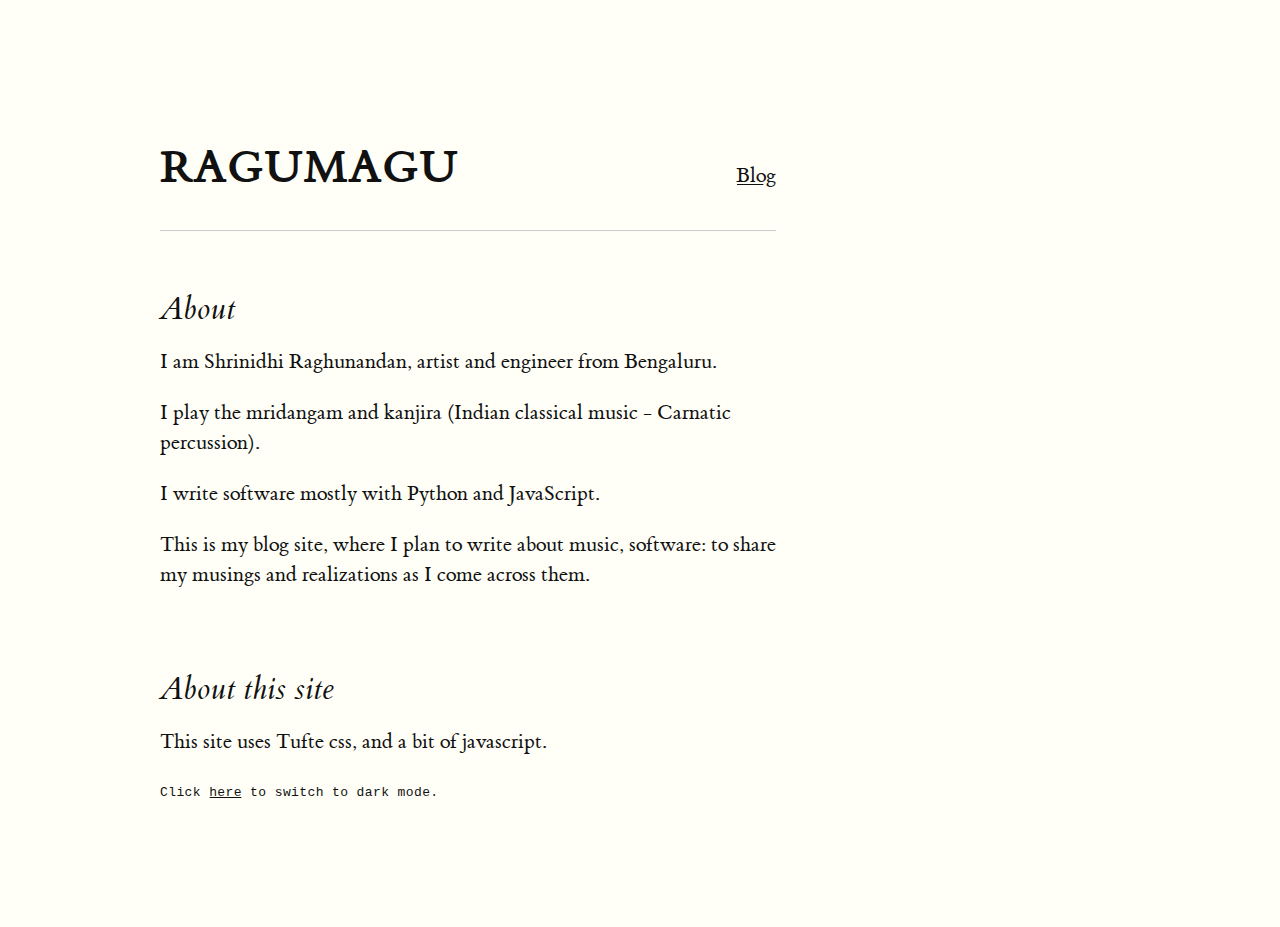
<file: index.html>
<!DOCTYPE html>
<html lang="en">

<head>
    <title>Ragumagu - Shrinidhi Raghunandan</title>
    <meta name="viewport" content="width=device-width, initial-scale=1" />
    <link rel="stylesheet" href="/styles.css">
</head>

<body>
    <article>
        <div class="inline">
            <h1><b>RAGUMAGU</b></h1>
            <nav>
                <ul>
                    <li><a href="/blog.html">Blog</a></li>
                </ul>
            </nav>

        </div>

        <hr>
        <section>
            <h2>About</h2>
            <p>
                I am Shrinidhi Raghunandan, artist and engineer from Bengaluru.</p>
            <p>
                I play the mridangam and kanjira (Indian classical music - Carnatic percussion).
            </p>
            <p>
                I write software mostly with Python and JavaScript.
            </p>
            <p>
                This is my blog site, where I plan to write about music, software: to share my musings and realizations as I come across them.
            </p>

        </section>
        <section>
            <h2>About this site</h2>
            <p>This site uses Tufte css, and a bit of javascript.</p>

            <span id="toggle-color-theme"></span>
        </section>
    </article>
    <script src="script.js"></script>
</body>

</html>
</file>
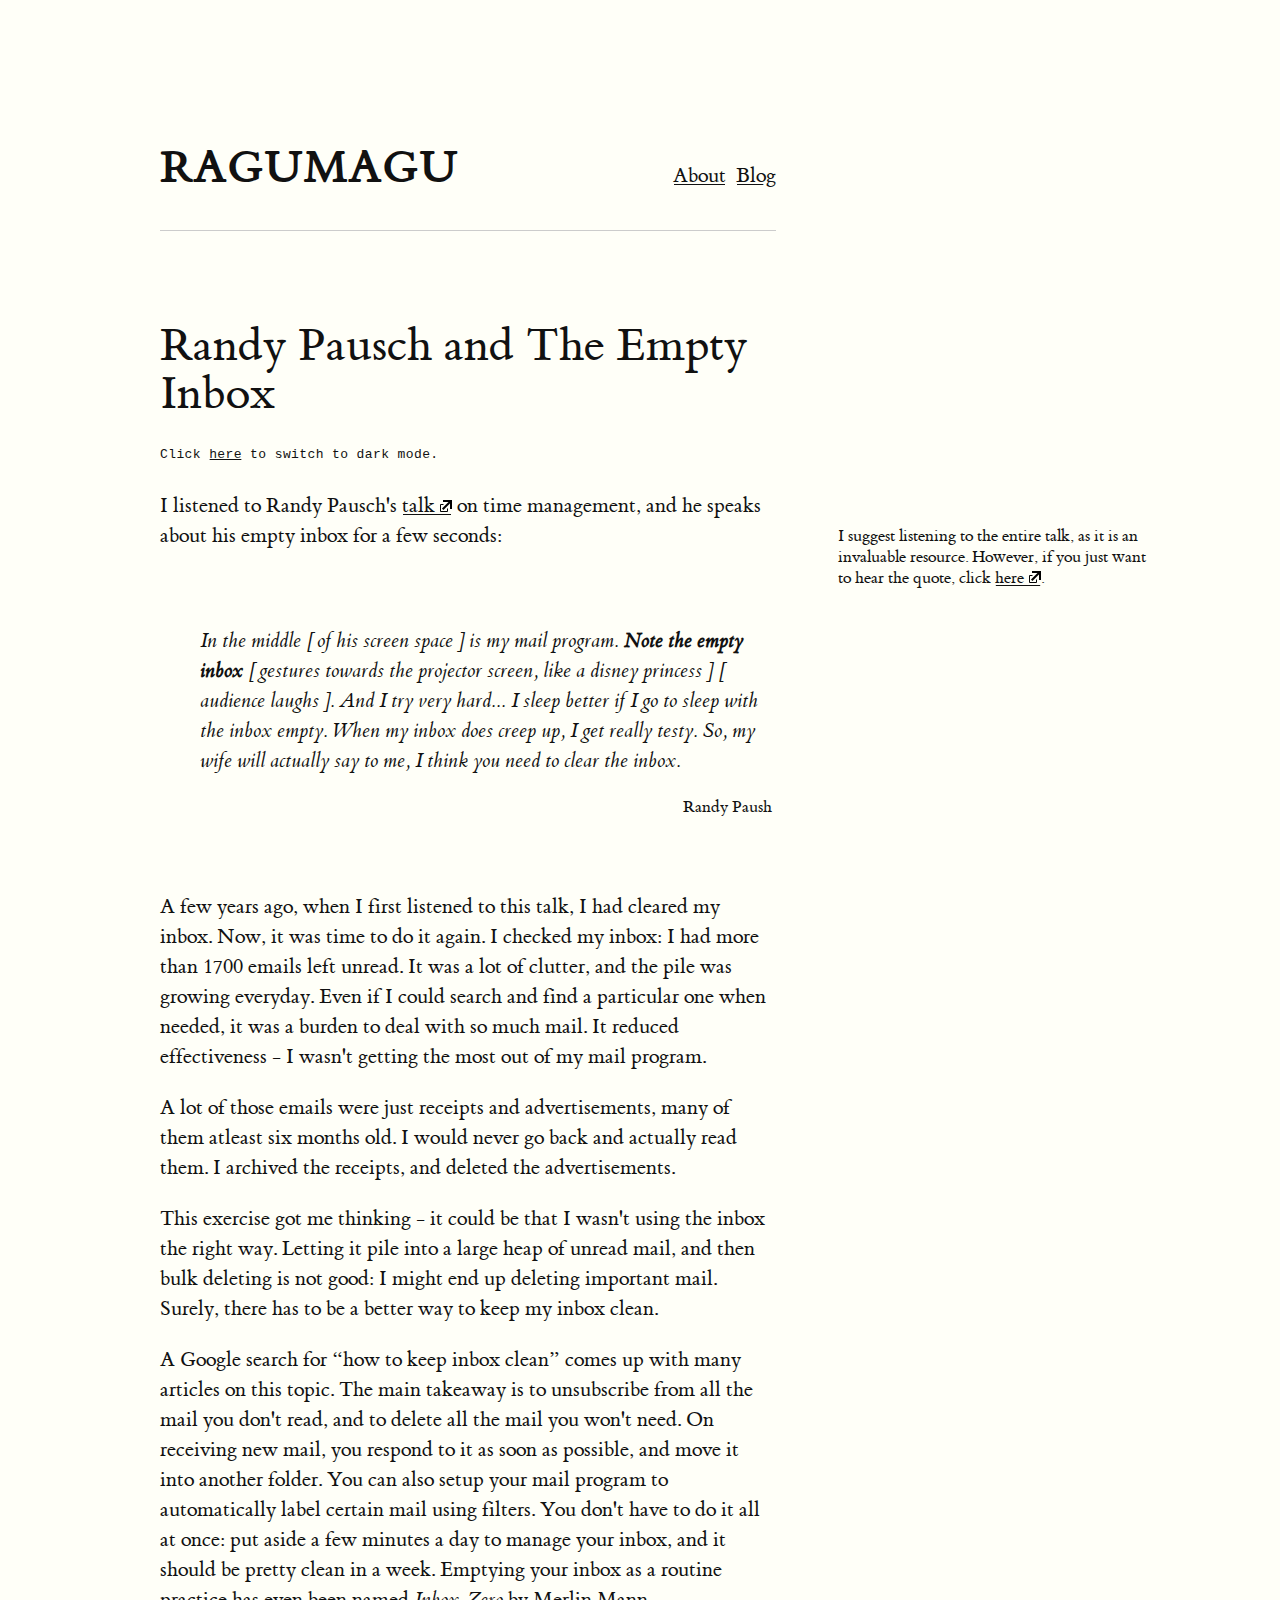
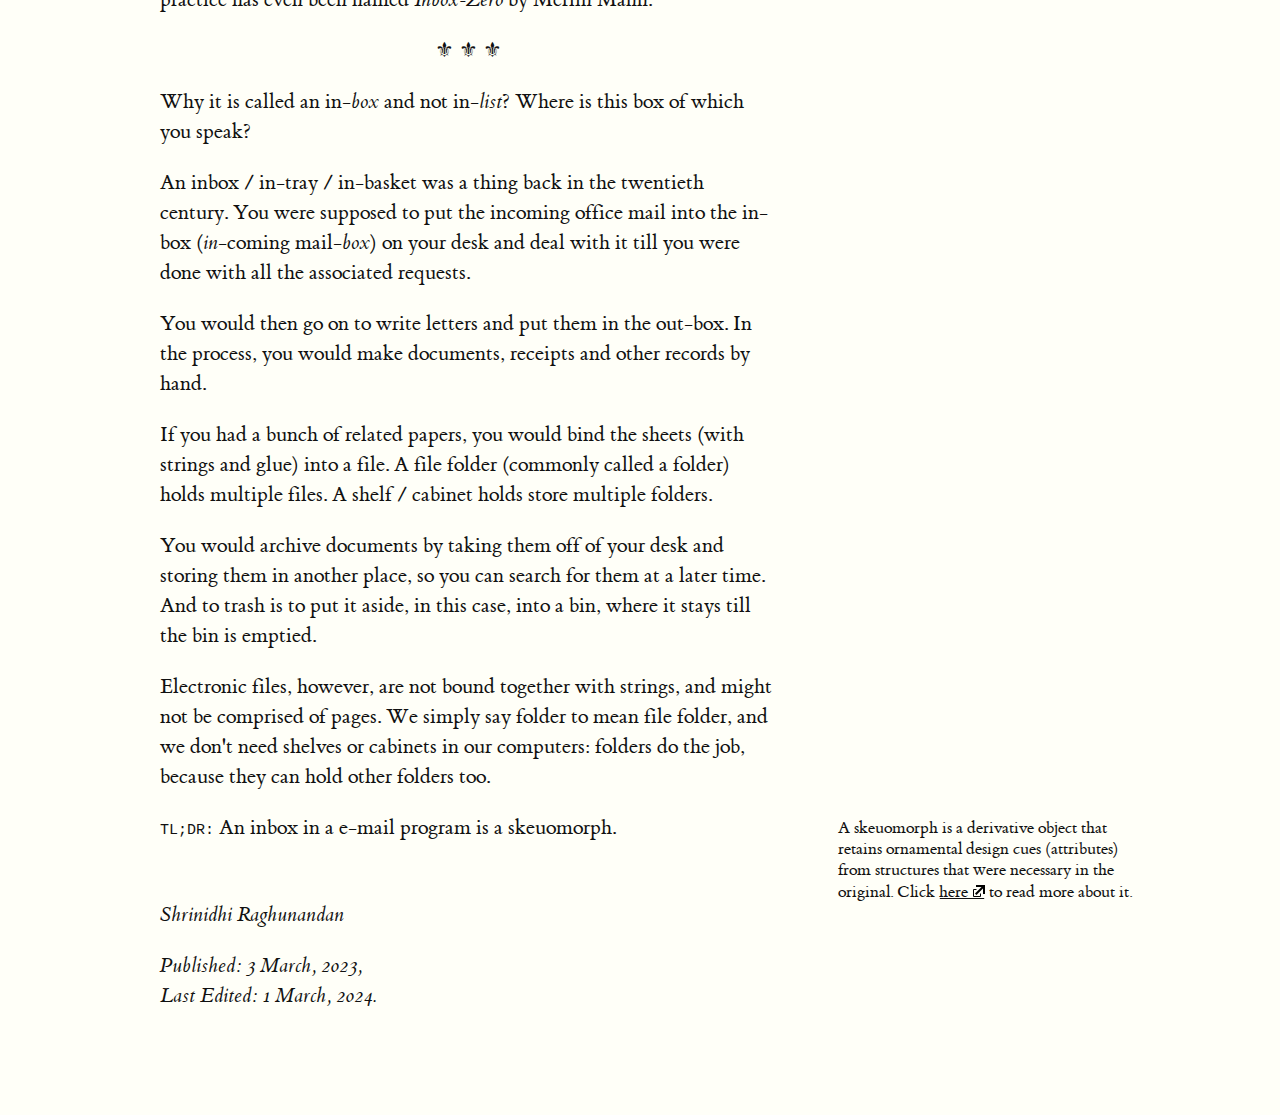
<file: 2023-03-the-empty-inbox.html>
<!DOCTYPE html>
<html lang="en">
    <head>
        <title>Randy Pausch and The Empty Inbox</title>
        <meta name="viewport" content="width=device-width, initial-scale=1" />
        <link rel="stylesheet" href="/styles.css" />
    </head>

    <body>
        <article>
            <div class="inline">
                <h1><b>RAGUMAGU</b></h1>
                <nav>
                    <ul>
                        <li><a href="/index.html">About</a></li>
                        <li><a href="/blog.html">Blog</a></li>
                    </ul>
                </nav>
            </div>
            <hr />

            <section>
                <h1>Randy Pausch and The Empty Inbox</h1>

                <span id="toggle-color-theme"></span>

                <p>
                    I listened to Randy Pausch's
                    <a
                        href="https://www.youtube.com/watch?v=oTugjssqOT0"
                        target="_blank"
                        >talk</a
                    >
                    on time management, and he speaks about his empty inbox for
                    a few seconds<label class="margin-toggle" for="mn-talk-link"
                        >&#8853;</label
                    ><input
                        type="checkbox"
                        id="mn-talk-link"
                        class="margin-toggle"
                    /><span class="marginnote"
                        >I suggest listening to the entire talk, as it is an
                        invaluable resource. However, if you just want to hear
                        the quote, click
                        <a
                            href="https://youtu.be/oTugjssqOT0?t=1763"
                            target="_blank"
                            >here</a
                        >.</span
                    >:
                </p>
                <div class="epigraph">
                    <blockquote>
                        <p>
                            In the middle [ of his screen space ] is my mail
                            program. <b>Note the empty inbox</b> [ gestures
                            towards the projector screen, like a disney princess
                            ] [ audience laughs ]. And I try very hard... I
                            sleep better if I go to sleep with the inbox empty.
                            When my inbox does creep up, I get really testy. So,
                            my wife will actually say to me, I think you need to
                            clear the inbox.
                        </p>
                        <footer>Randy Paush</footer>
                    </blockquote>
                </div>

                <p>
                    A few years ago, when I first listened to this talk, I had
                    cleared my inbox. Now, it was time to do it again. I checked
                    my inbox: I had more than 1700 emails left unread. It was a
                    lot of clutter, and the pile was growing everyday. Even if I
                    could search and find a particular one when needed, it was a
                    burden to deal with so much mail. It reduced effectiveness -
                    I wasn't getting the most out of my mail program.
                </p>
                <p>
                    A lot of those emails were just receipts and advertisements,
                    many of them atleast six months old. I would never go back
                    and actually read them. I archived the receipts, and deleted
                    the advertisements.
                </p>

                <p>
                    This exercise got me thinking - it could be that I wasn't
                    using the inbox the right way. Letting it pile into a large
                    heap of unread mail, and then bulk deleting is not good: I
                    might end up deleting important mail. Surely, there has to
                    be a better way to keep my inbox clean.
                </p>
                <p>
                    A Google search for <q>how to keep inbox clean</q> comes up
                    with many articles on this topic. The main takeaway is to
                    unsubscribe from all the mail you don't read, and to delete
                    all the mail you won't need. On receiving new mail, you
                    respond to it as soon as possible, and move it into another
                    folder. You can also setup your mail program to
                    automatically label certain mail using filters. You don't
                    have to do it all at once: put aside a few minutes a day to
                    manage your inbox, and it should be pretty clean in a week.
                    Emptying your inbox as a routine practice has even been
                    named <em>Inbox-Zero</em> by Merlin Mann.
                </p>

                <p class="text-align-center">&#9884; &#9884; &#9884;</p>

                <p>
                    Why it is called an in-<em>box</em> and not
                    in-<em>list</em>? Where is this box of which you speak?
                </p>
                <p>
                    An inbox / in-tray / in-basket was a thing back in the
                    twentieth century. You were supposed to put the incoming
                    office mail into the in-box (<em>in</em>-coming
                    mail-<em>box</em>) on your desk and deal with it till you
                    were done with all the associated requests.
                </p>
                <p>
                    You would then go on to write letters and put them in the
                    out-box. In the process, you would make documents, receipts
                    and other records by hand.
                </p>

                <p>
                    If you had a bunch of related papers, you would bind the
                    sheets (with strings and glue) into a file. A file folder
                    (commonly called a folder) holds multiple files. A shelf /
                    cabinet holds store multiple folders.
                </p>

                <p>
                    You would archive documents by taking them off of your
                    desk and storing them in another place, so you can search
                    for them at a later time. And to trash is to put it aside,
                    in this case, into a bin, where it stays till the bin is
                    emptied.
                </p>

                <p>
                    Electronic files, however, are not bound together with
                    strings, and might not be comprised of pages. We simply say
                    folder to mean file folder, and we don't need shelves or
                    cabinets in our computers: folders do the job, because they
                    can hold other folders too.
                    </p>
                <p><code>TL;DR:</code> An inbox in a e-mail program is
                    a skeuomorph.
                    <label class="margin-toggle" for="mn-skeuomorph"
                        >&#8853;</label
                    ><input
                        type="checkbox"
                        id="mn-skeuomorph"
                        class="margin-toggle"
                    /><span class="marginnote">
                            A skeuomorph is a derivative object that retains
                            ornamental design cues (attributes) from structures
                            that were necessary in the original. Click <a
                                href="https://en.wikipedia.org/wiki/Skeuomorph"
                                target="_blank"
                                >here</a
                            >
                            to read more about it.
                        </span>
                </p>
            </section>

            <p><em>Shrinidhi Raghunandan</em></p>
            <p>
                <em
                    >Published: 3 March, 2023, <br />
                    Last Edited: 1 March, 2024.</em
                >
            </p>
        </article>
        <script src="script.js"></script>
    </body>
</html>
</file>
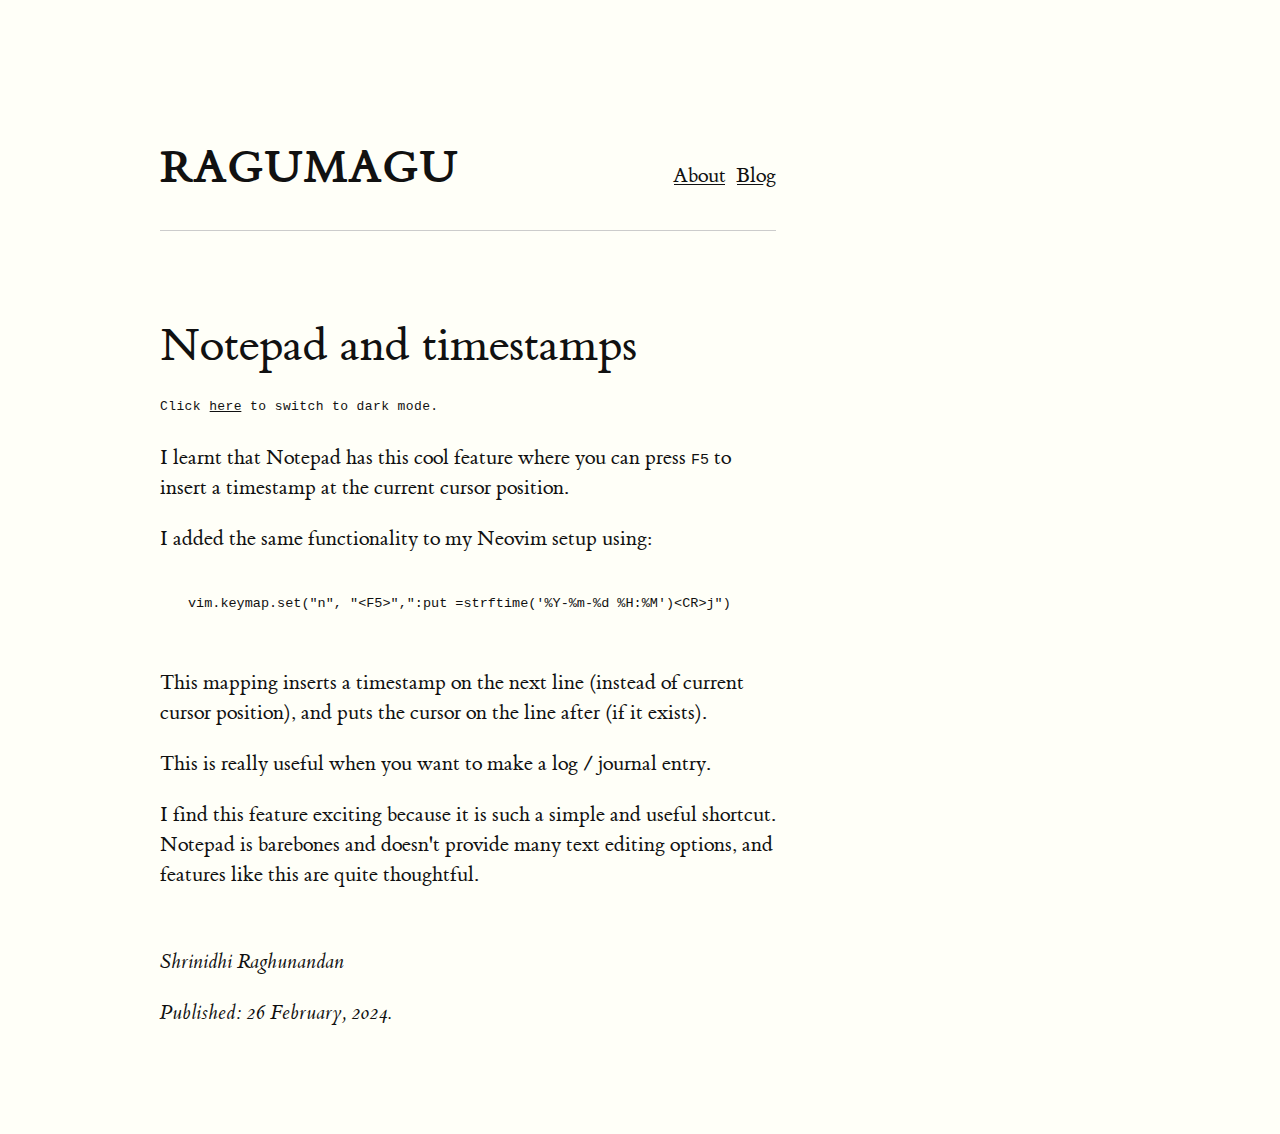
<file: 2024-02-notepad-and-timestamps.html>
<!DOCTYPE html>
<html lang="en">

<head>
    <title>Notepad and timestamps</title>
    <meta name="viewport" content="width=device-width, initial-scale=1" />
    <link rel="stylesheet" href="/styles.css" />
</head>

<body>
    <article>
        <div class="inline">
            <h1><b>RAGUMAGU</b></h1>
            <nav>
                <ul>
                    <li><a href="/index.html">About</a></li>
                    <li><a href="/blog.html">Blog</a></li>
                </ul>
            </nav>
        </div>
        <hr />

        <section>
            <h1>Notepad and timestamps</h1>

            <span id="toggle-color-theme"></span>

            <p>
                I learnt that Notepad has this cool feature where you can press <code>F5</code>
                to insert a timestamp at the current cursor position.
            </p>

            <p>
                I added the same functionality to my Neovim setup using:
            </p>
            <pre>
<code>
vim.keymap.set("n", "&lt;F5&gt;",":put =strftime('%Y-%m-%d %H:%M')&lt;CR&gt;j")
</code>
            </pre>
            <p>
                This mapping inserts a timestamp on the next line (instead of current
                cursor position), and puts the cursor on the line after (if it exists).
            </p>
            <p>
                This is really useful when you want to make a log / journal entry.
            </p>
            <p>
                I find this feature exciting because it is such a simple and useful
                shortcut. Notepad is barebones and doesn't provide
                many text editing options, and features like this are quite thoughtful.
            </p>
        </section>
        <p><em>Shrinidhi Raghunandan</em></p>
        <p><em>Published: 26 February, 2024.</em></p>
    </article>
    <script src="script.js"></script>
</body>

</html>
</file>
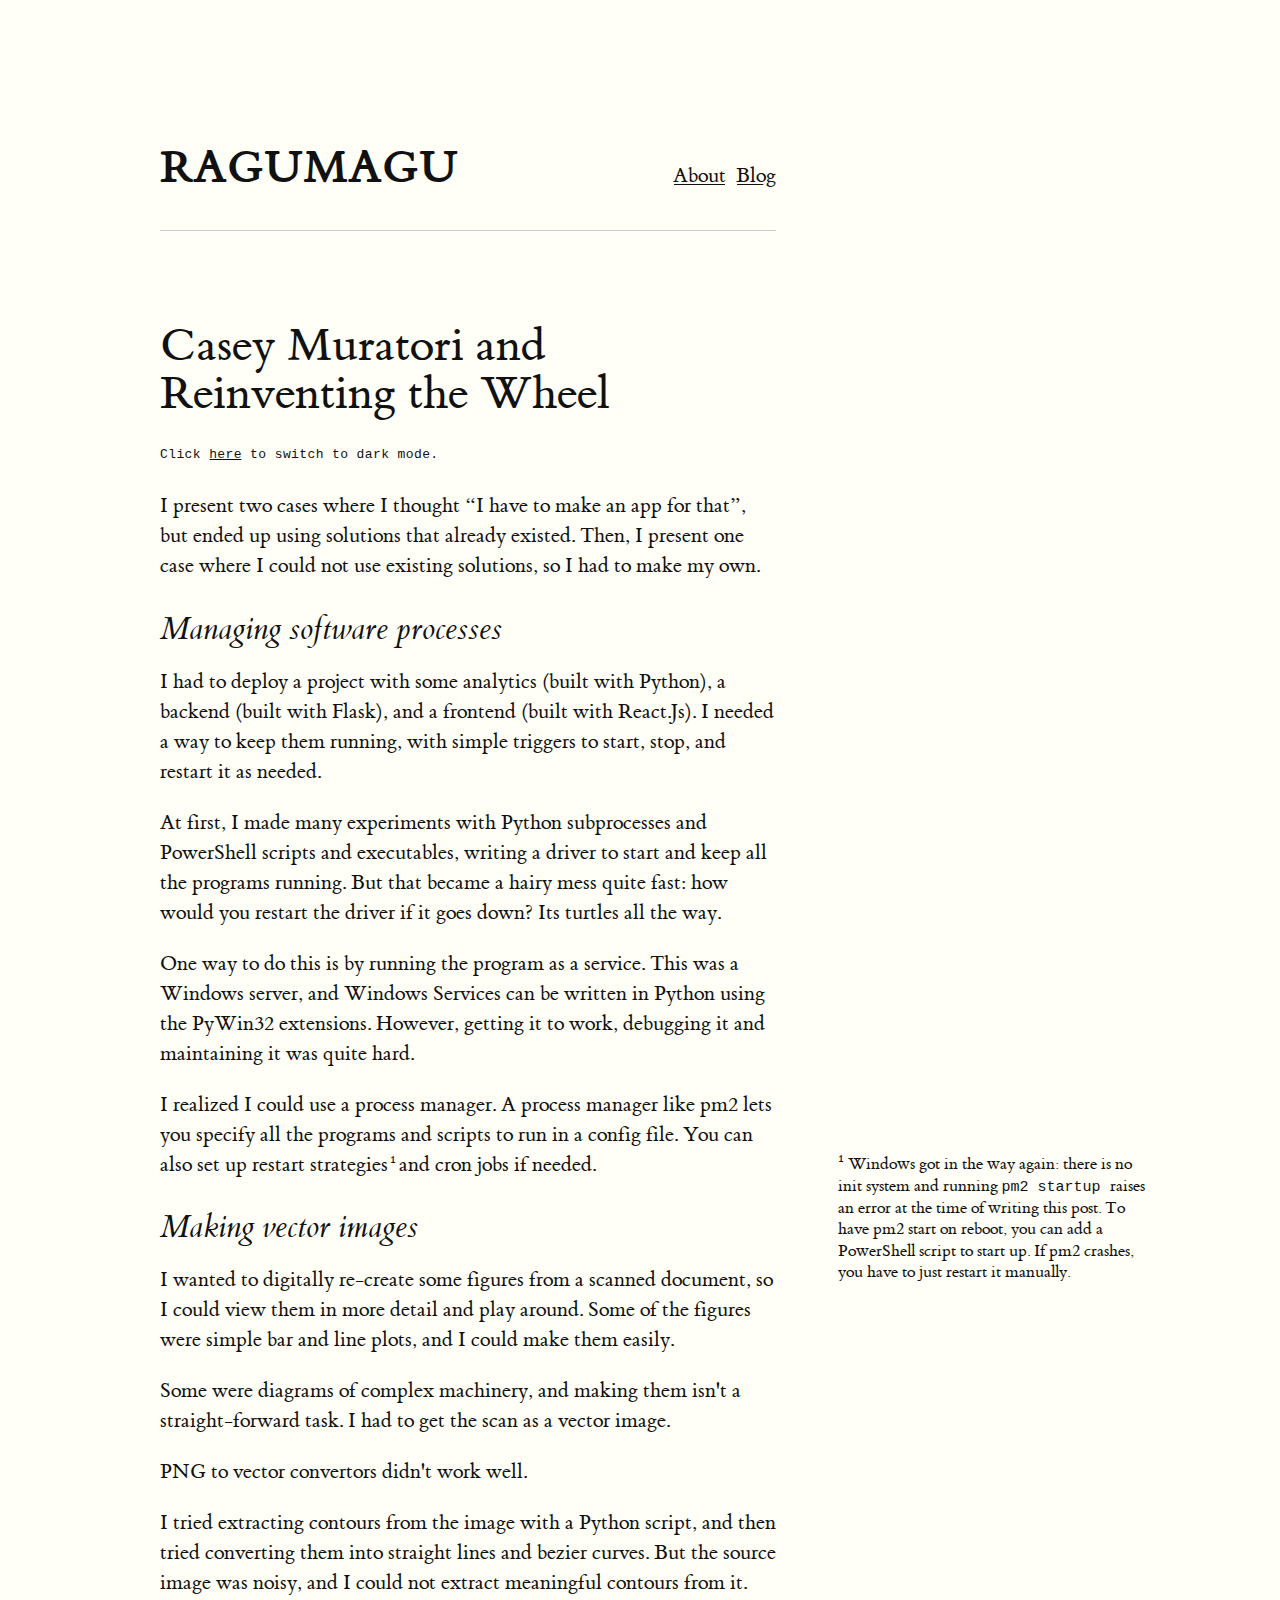
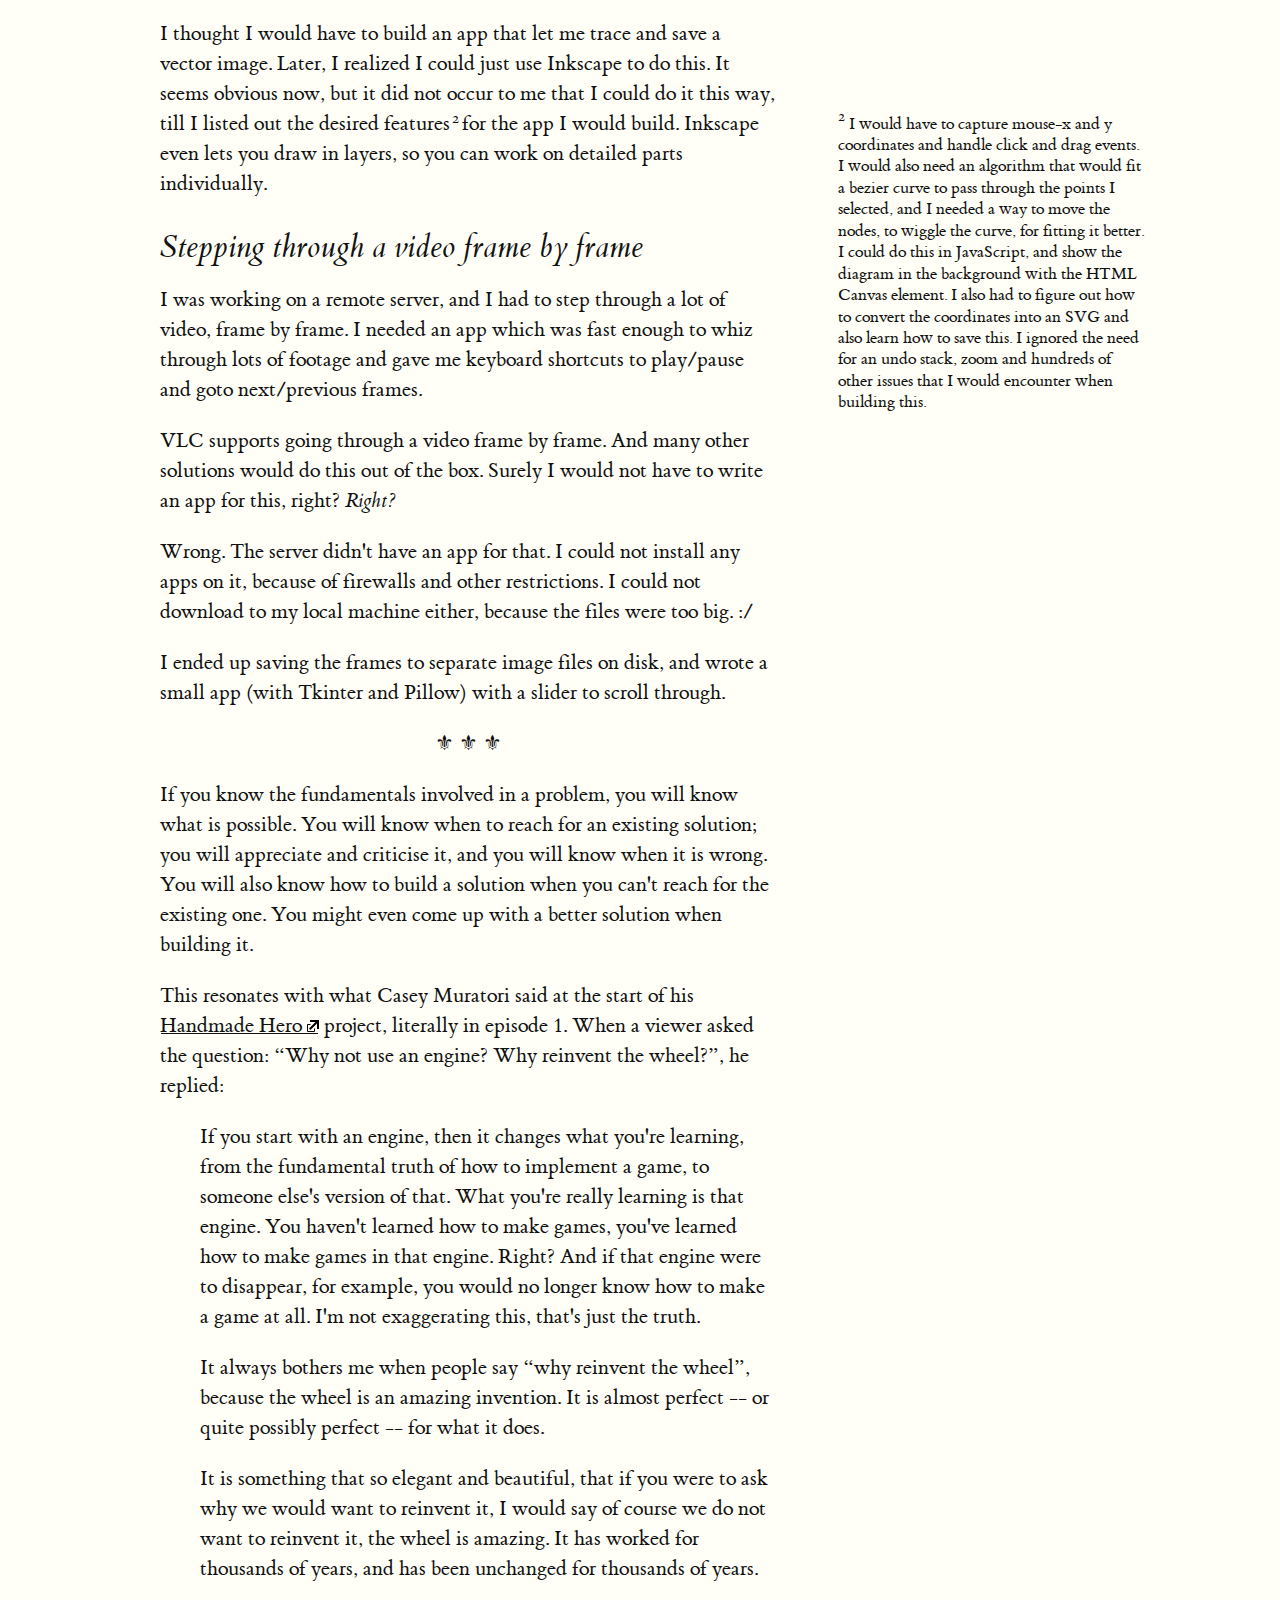
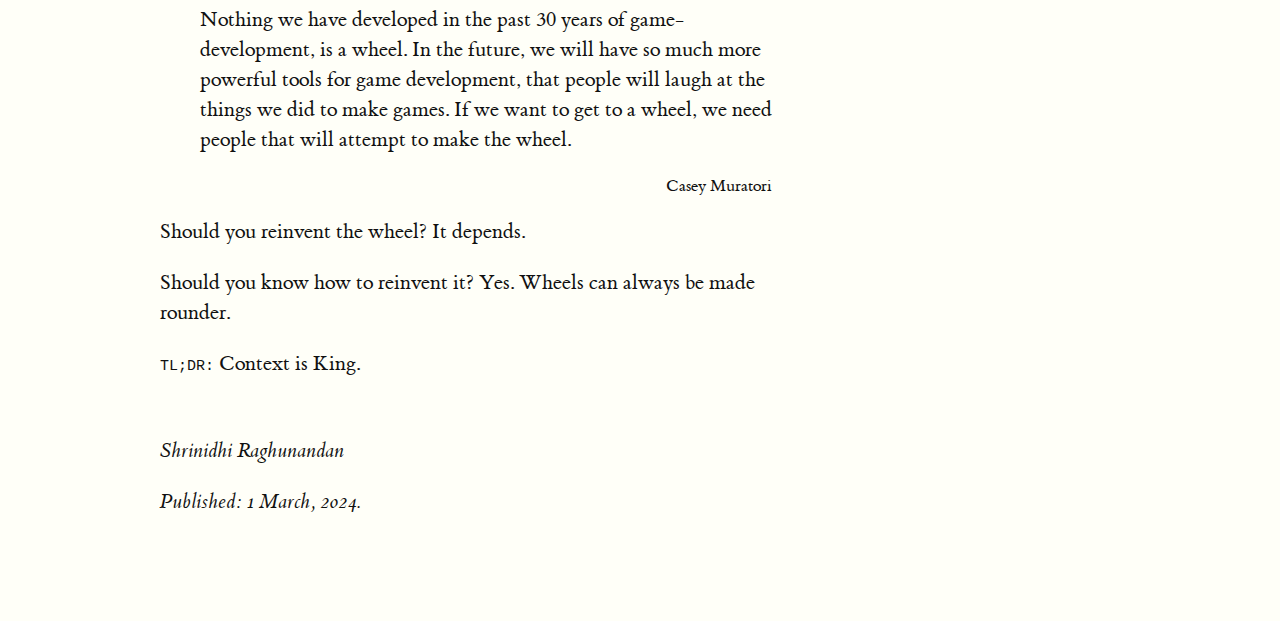
<file: 2024-03-reinventing-the-wheel.html>
<!DOCTYPE html>
<html lang="en">
    <head>
        <title>Casey Muratori and Reinventing the Wheel</title>
        <meta name="viewport" content="width=device-width, initial-scale=1" />
        <link rel="stylesheet" href="/styles.css" />
    </head>

    <body>
        <article>
            <div class="inline">
                <h1><b>RAGUMAGU</b></h1>
                <nav>
                    <ul>
                        <li><a href="/index.html">About</a></li>
                        <li><a href="/blog.html">Blog</a></li>
                    </ul>
                </nav>
            </div>
            <hr />

            <section>
                <h1>Casey Muratori and Reinventing the Wheel</h1>

                <span id="toggle-color-theme"></span>

                <p>
                    I present two cases where I thought
                    <q>I have to make an app for that</q>, but ended up using
                    solutions that already existed. Then, I present one case
                    where I could not use existing solutions, so I had to make
                    my own.
                </p>

                <h2>Managing software processes</h2>
                <p>
                    I had to deploy a project with some analytics (built with
                    Python), a backend (built with Flask), and a frontend (built
                    with React.Js). I needed a way to keep them running, with
                    simple triggers to start, stop, and restart it as needed.
                </p>

                <p>
                    At first, I made many experiments with Python subprocesses
                    and PowerShell scripts and executables, writing a driver to
                    start and keep all the programs running. But that became a
                    hairy mess quite fast: how would you restart the driver if
                    it goes down? Its turtles all the way.
                </p>

                <p>
                    One way to do this is by running the program as a service.
                    This was a Windows server, and Windows Services can be
                    written in Python using the PyWin32 extensions. However,
                    getting it to work, debugging it and maintaining it was
                    quite hard.
                </p>
                <p>
                    I realized I could use a process manager. A process manager
                    like pm2 lets you specify all the programs and scripts to
                    run in a config file. You can also set up restart
                    strategies<label
                        class="margin-toggle sidenote-number"
                        for="mn-windows"
                    ></label
                    ><input
                        type="checkbox"
                        id="mn-windows"
                        class="margin-toggle"
                    /><span class="sidenote">
                        Windows got in the way again: there is no init system
                        and running <code>pm2 startup </code> raises an error at
                        the time of writing this post. To have pm2 start on
                        reboot, you can add a PowerShell script to start up. If
                        pm2 crashes, you have to just restart it manually.
                    </span>

                    and cron jobs if needed.
                </p>

                <h2>Making vector images</h2>
                <p>
                    I wanted to digitally re-create some figures from a scanned
                    document, so I could view them in more detail and play
                    around. Some of the figures were simple bar and line plots,
                    and I could make them easily.
                </p>
                <p>
                    Some were diagrams of complex machinery, and making them
                    isn't a straight-forward task. I had to get the scan as a
                    vector image.
                </p>
                <p>PNG to vector convertors didn't work well.</p>
                <p>
                    I tried extracting contours from the image with a Python
                    script, and then tried converting them into straight lines
                    and bezier curves. But the source image was noisy, and I
                    could not extract meaningful contours from it.
                </p>
                <p>
                    I thought I would have to build an app that let me trace and
                    save a vector image. Later, I realized I could just use
                    Inkscape to do this. It seems obvious now, but it did not
                    occur to me that I could do it this way, till I listed out
                    the desired features<label
                        class="margin-toggle sidenote-number"
                        for="mn-js"
                    ></label
                    ><input
                        type="checkbox"
                        id="mn-js"
                        class="margin-toggle"
                    /><span class="sidenote">
                        I would have to capture mouse-x and y coordinates and
                        handle click and drag events. I would also need an
                        algorithm that would fit a bezier curve to pass through
                        the points I selected, and I needed a way to move the
                        nodes, to wiggle the curve, for fitting it better. I
                        could do this in JavaScript, and show the diagram in the
                        background with the HTML Canvas element. I also had to
                        figure out how to convert the coordinates into an SVG
                        and also learn how to save this. I ignored the need for
                        an undo stack, zoom and hundreds of other issues that I
                        would encounter when building this.
                    </span>
                    for the app I would build. Inkscape even lets you draw in
                    layers, so you can work on detailed parts individually.
                </p>

                <h2>Stepping through a video frame by frame</h2>
                <p>
                    I was working on a remote server, and I had to step through
                    a lot of video, frame by frame. I needed an app which was
                    fast enough to whiz through lots of footage and gave me
                    keyboard shortcuts to play/pause and goto next/previous
                    frames.
                </p>
                <p>
                    VLC supports going through a video frame by frame. And many
                    other solutions would do this out of the box. Surely I would
                    not have to write an app for this, right? <em>Right?</em>
                </p>
                <p>
                    Wrong. The server didn't have an app for that. I could not
                    install any apps on it, because of firewalls and other
                    restrictions. I could not download to my local machine
                    either, because the files were too big. :/
                </p>
                <p>
                    I ended up saving the frames to separate image files on
                    disk, and wrote a small app (with Tkinter and Pillow) with a
                    slider to scroll through.
                </p>

                <p class="text-align-center">&#9884; &#9884; &#9884;</p>

                <p>
                    If you know the fundamentals involved in a problem, you will
                    know what is possible. You will know when to reach for an
                    existing solution; you will appreciate and criticise it, and
                    you will know when it is wrong. You will also know how to
                    build a solution when you can't reach for the existing one.
                    You might even come up with a better solution when building
                    it.
                </p>

                <p>
                    This resonates with what Casey Muratori said at the start of
                    his
                    <a
                        href="https://guide.handmadehero.org/code/day001qa/#3410"
                        target="_blank"
                        >Handmade Hero</a
                    >
                    project, literally in episode 1. When a viewer asked the
                    question:
                    <q>Why not use an engine? Why reinvent the wheel?</q>, he
                    replied:
                </p>
                <div>
                    <blockquote>
                        <p>
                            If you start with an engine, then it changes what
                            you're learning, from the fundamental truth of how
                            to implement a game, to someone else's version of
                            that. What you're really learning is that engine.
                            You haven't learned how to make games, you've
                            learned how to make games in that engine. Right? And
                            if that engine were to disappear, for example, you
                            would no longer know how to make a game at all. I'm
                            not exaggerating this, that's just the truth.
                        </p>
                        <p>
                            It always bothers me when people say
                            <q>why reinvent the wheel</q>, because the wheel is
                            an amazing invention. It is almost perfect -- or
                            quite possibly perfect -- for what it does.
                        </p>

                        <p>
                            It is something that so elegant and beautiful, that
                            if you were to ask why we would want to reinvent it,
                            I would say of course we do not want to reinvent it,
                            the wheel is amazing. It has worked for thousands of
                            years, and has been unchanged for thousands of
                            years.
                        </p>
                        <p>
                            Nothing we have developed in the past 30 years of
                            game-development, is a wheel. In the future, we will
                            have so much more powerful tools for game
                            development, that people will laugh at the things we
                            did to make games. If we want to get to a wheel, we
                            need people that will attempt to make the wheel.
                        </p>
                        <footer>Casey Muratori</footer>
                    </blockquote>
                </div>

                <p>Should you reinvent the wheel? It depends.</p>
                <p>
                    Should you know how to reinvent it? Yes. Wheels can always
                    be made rounder.
                </p>
                <p><code>TL;DR:</code> Context is King.</p>
            </section>
            <p><em>Shrinidhi Raghunandan</em></p>
            <p><em>Published: 1 March, 2024.</em></p>
        </article>
        <script src="script.js"></script>
    </body>
</html>
</file>
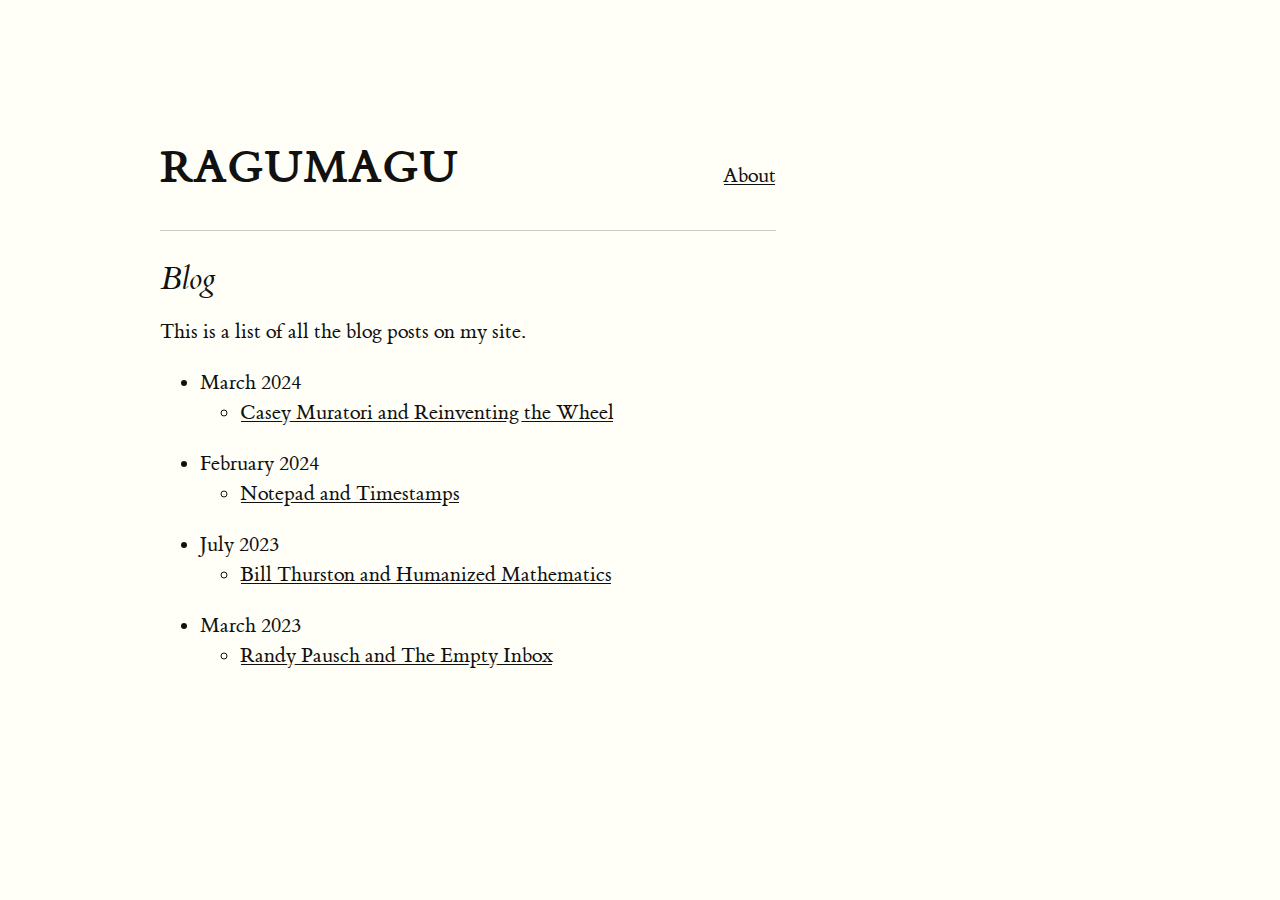
<file: blog.html>
<!DOCTYPE html>
<html lang="en">

<head>
    <title>Ragumagu Blog</title>
    <meta name="viewport" content="width=device-width, initial-scale=1" />
    <link rel="stylesheet" href="/styles.css">
</head>

<body>
    <article>
        <div class="inline">

        <h1><b>RAGUMAGU</b></h1>
        <nav>
            <ul>
                <li><a href="/index.html">About</a></li>
            </ul>
        </nav>

        </div>

        <hr>
        <h2>Blog</h2>
        <p>This is a list of all the blog posts on my site.</p>

        <ul>
            <li>March 2024</li>
            <ul>
                <li>
                    <a href="2024-03-reinventing-the-wheel.html">Casey Muratori and Reinventing the Wheel</a></dd>
                </li>
            </ul>
        </ul>

        <ul>
            <li>February 2024</li>
            <ul>
                <li>
                    <a href="2024-02-notepad-and-timestamps.html">Notepad and Timestamps</a></dd>
                </li>
            </ul>
        </ul>
        <ul>
            <li>July 2023</li>
            <ul>
                <li>
                    <a href="2023-07-mathematics.html">Bill Thurston and Humanized Mathematics</a></dd>
                </li>
            </ul>
        </ul>
        <ul>
            <li>March 2023</li>
            <ul>
                <li>
                    <a href="2023-03-the-empty-inbox.html">Randy Pausch and The Empty Inbox</a></dd>
                </li>
            </ul>
        </ul>
    </article>
    <script src="script.js"></script>
</body>

</html>
</file>
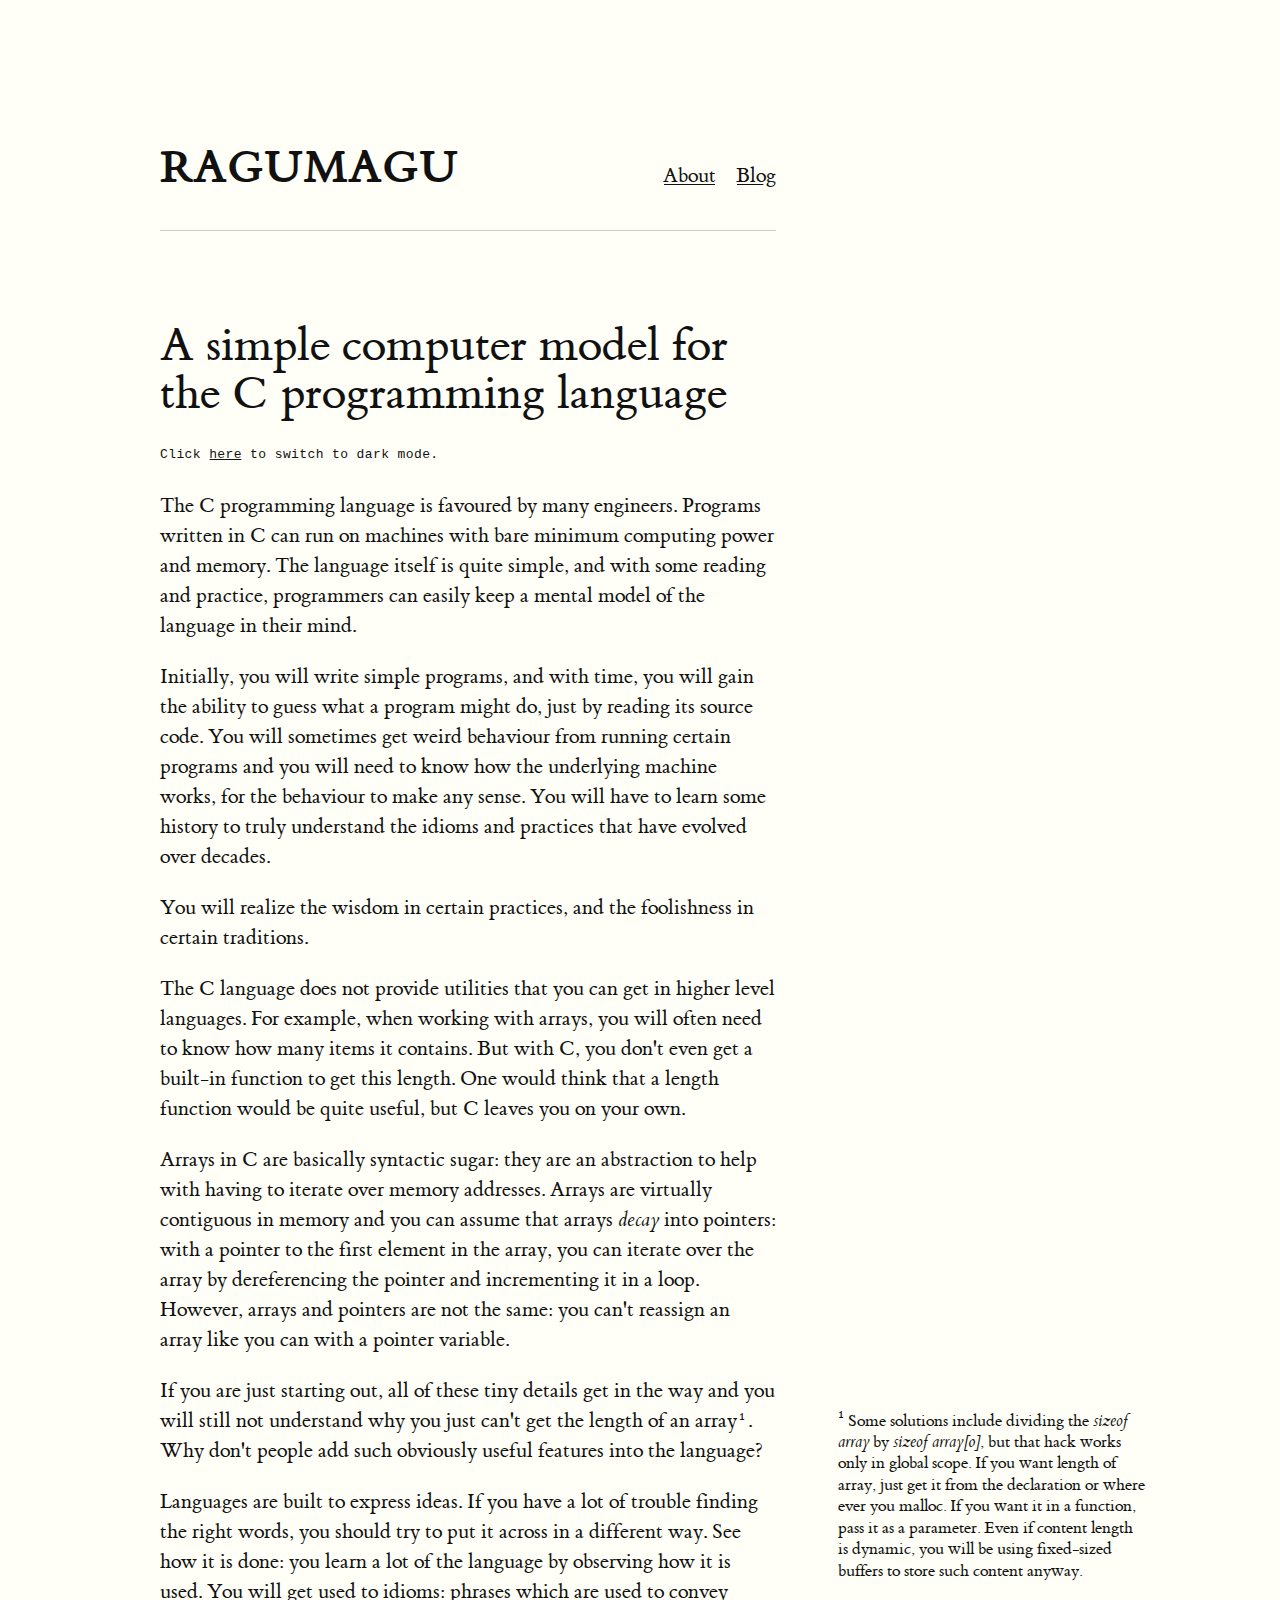
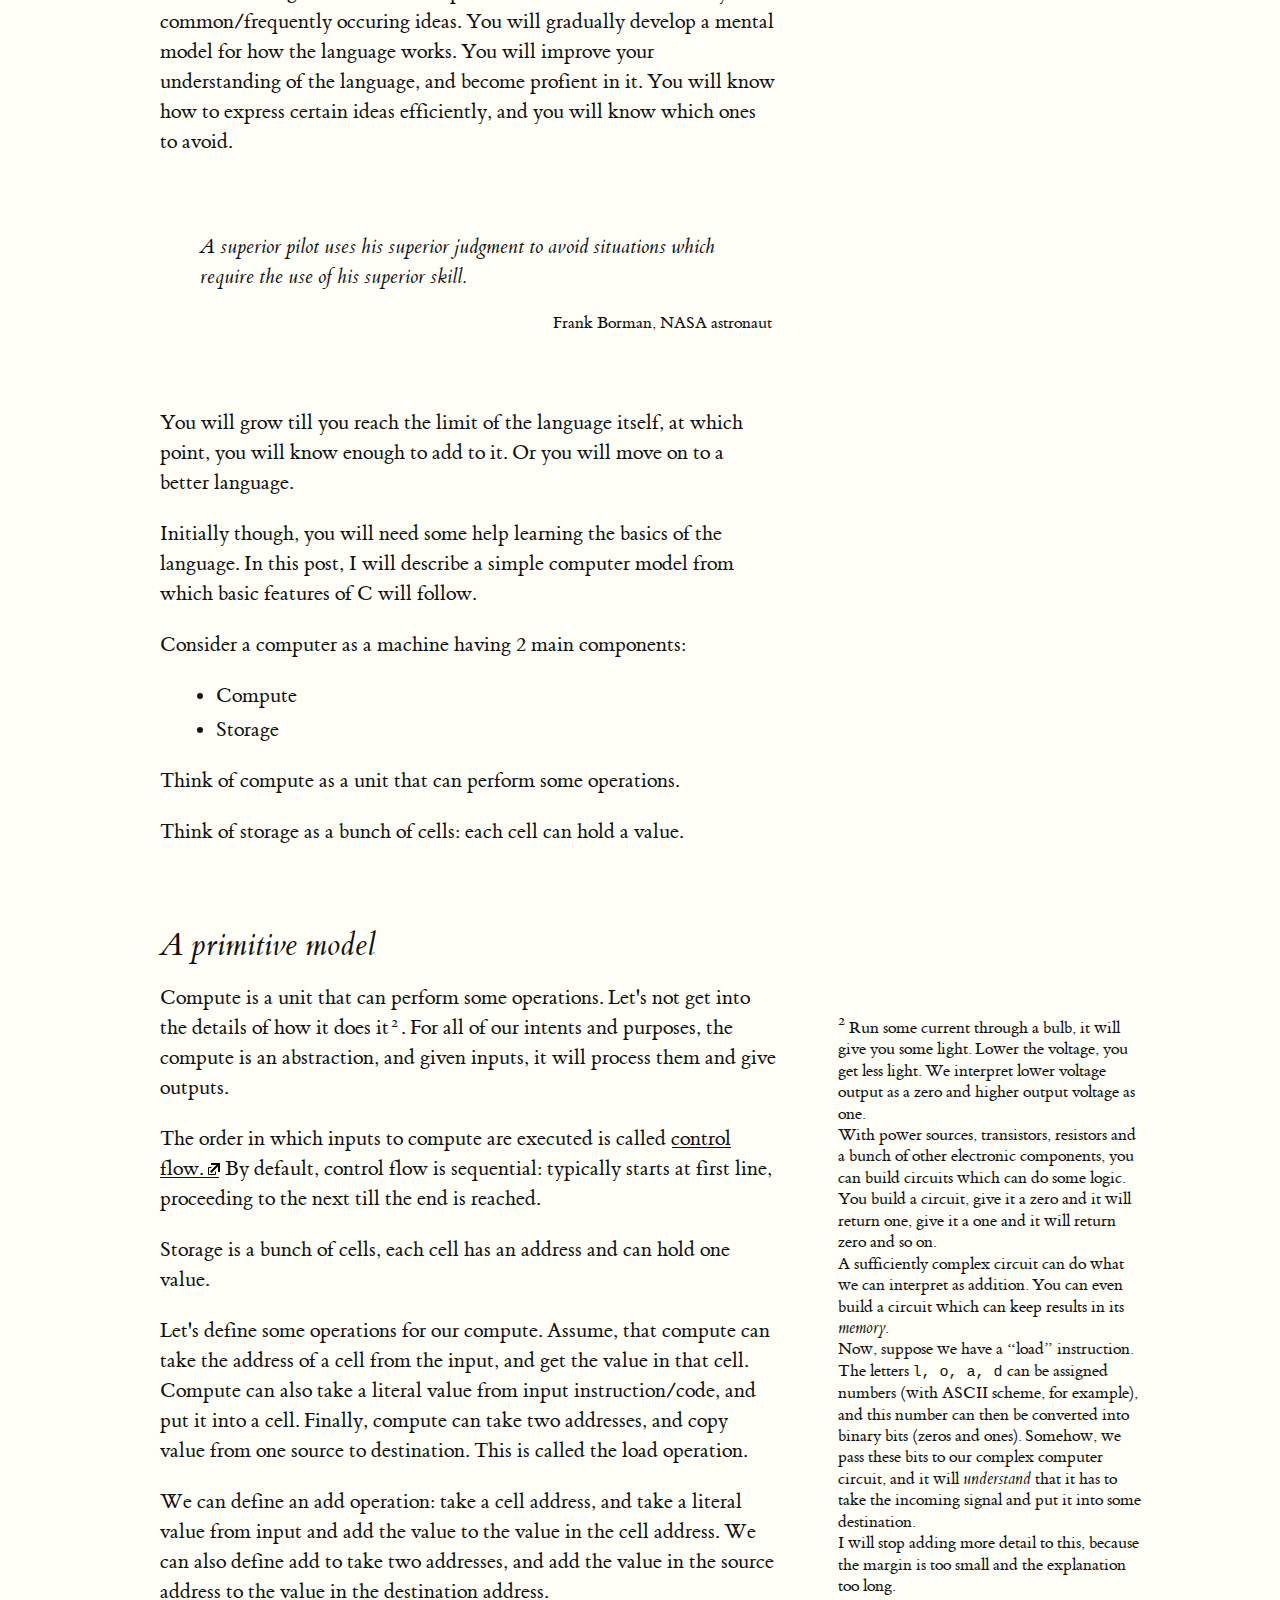
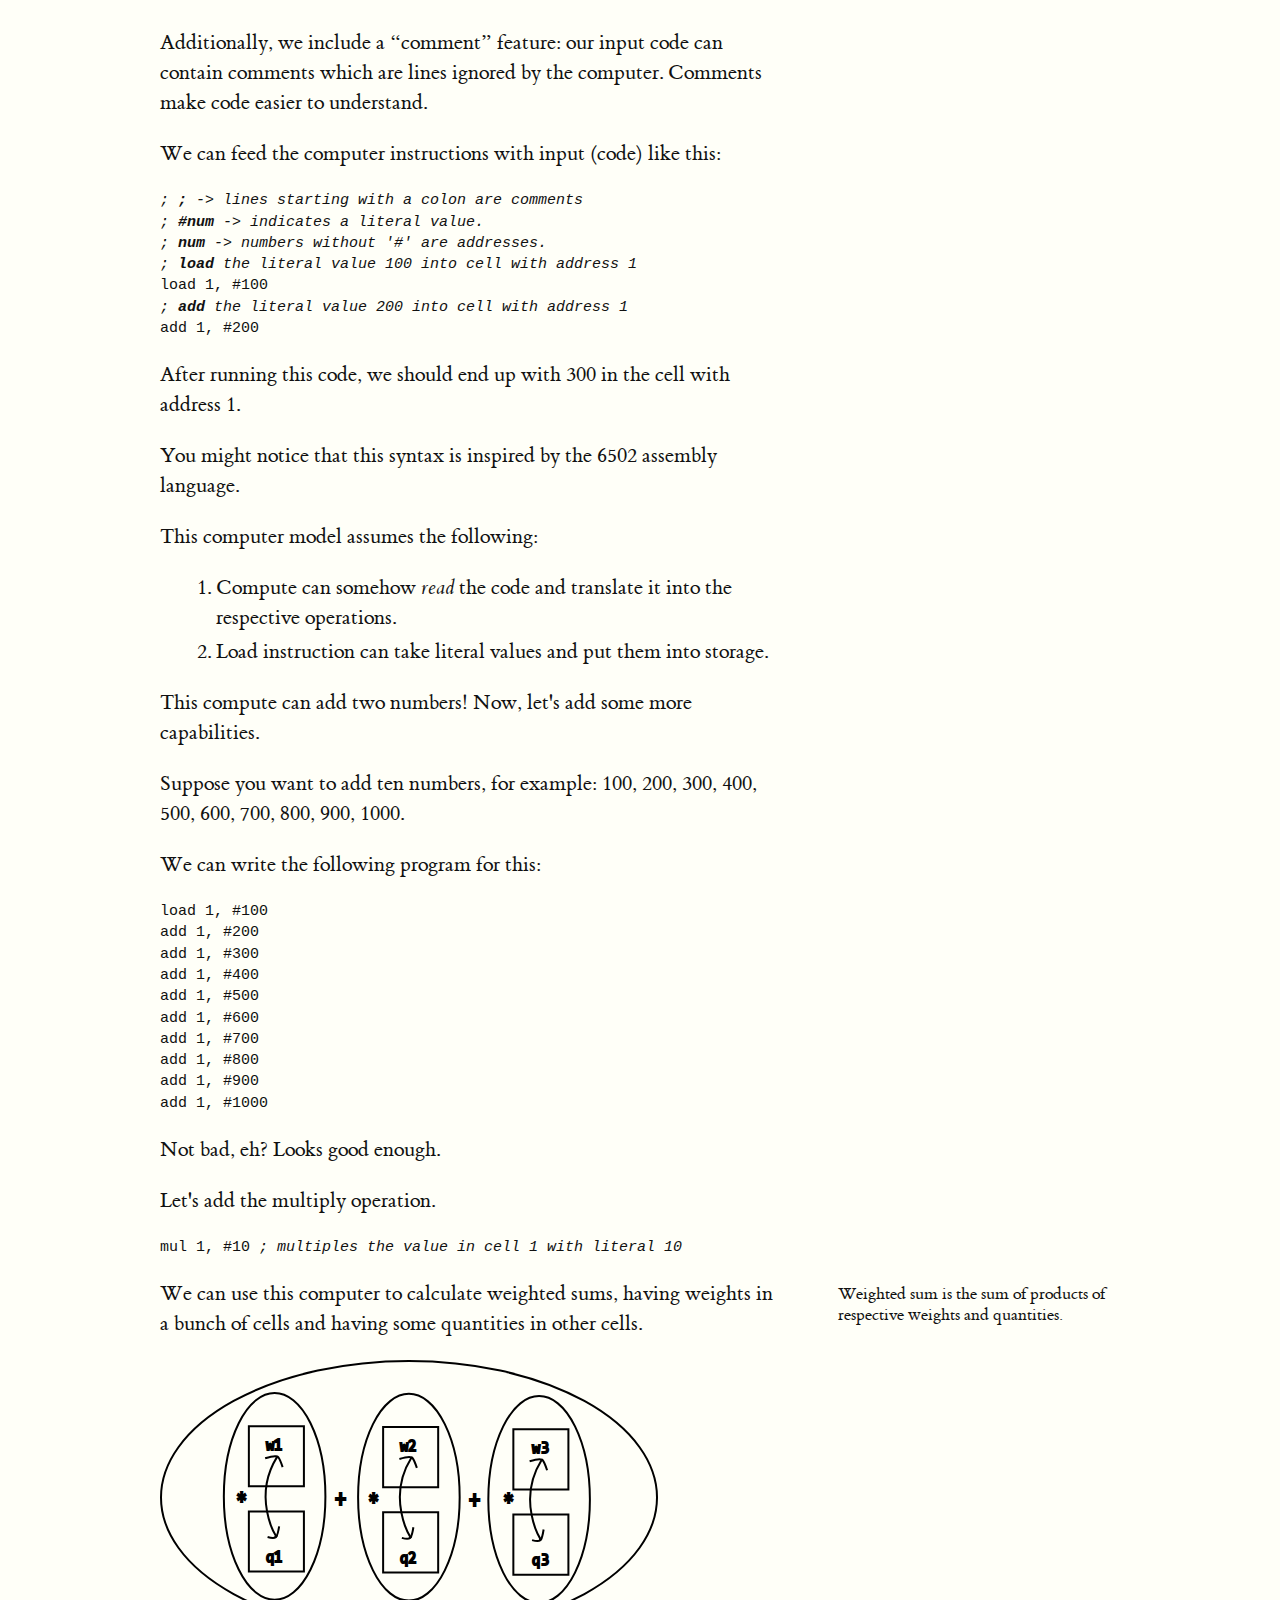
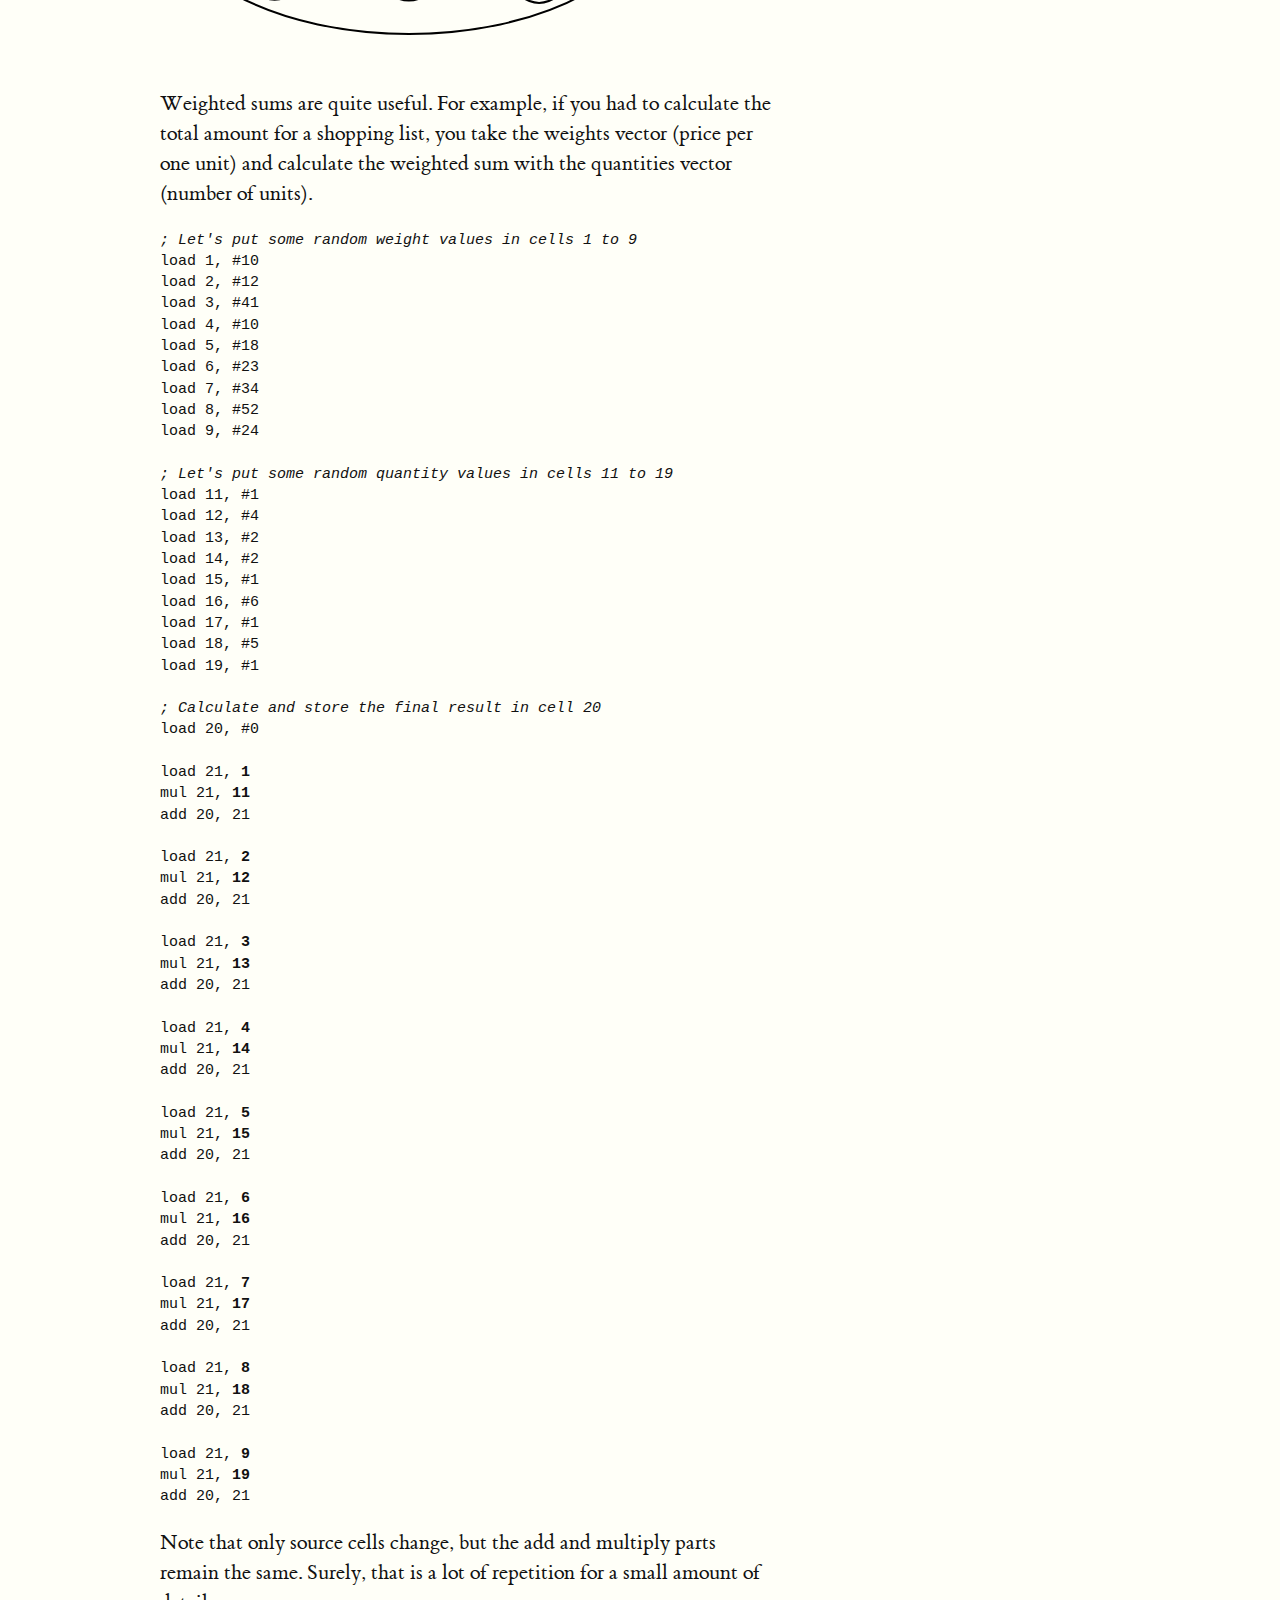
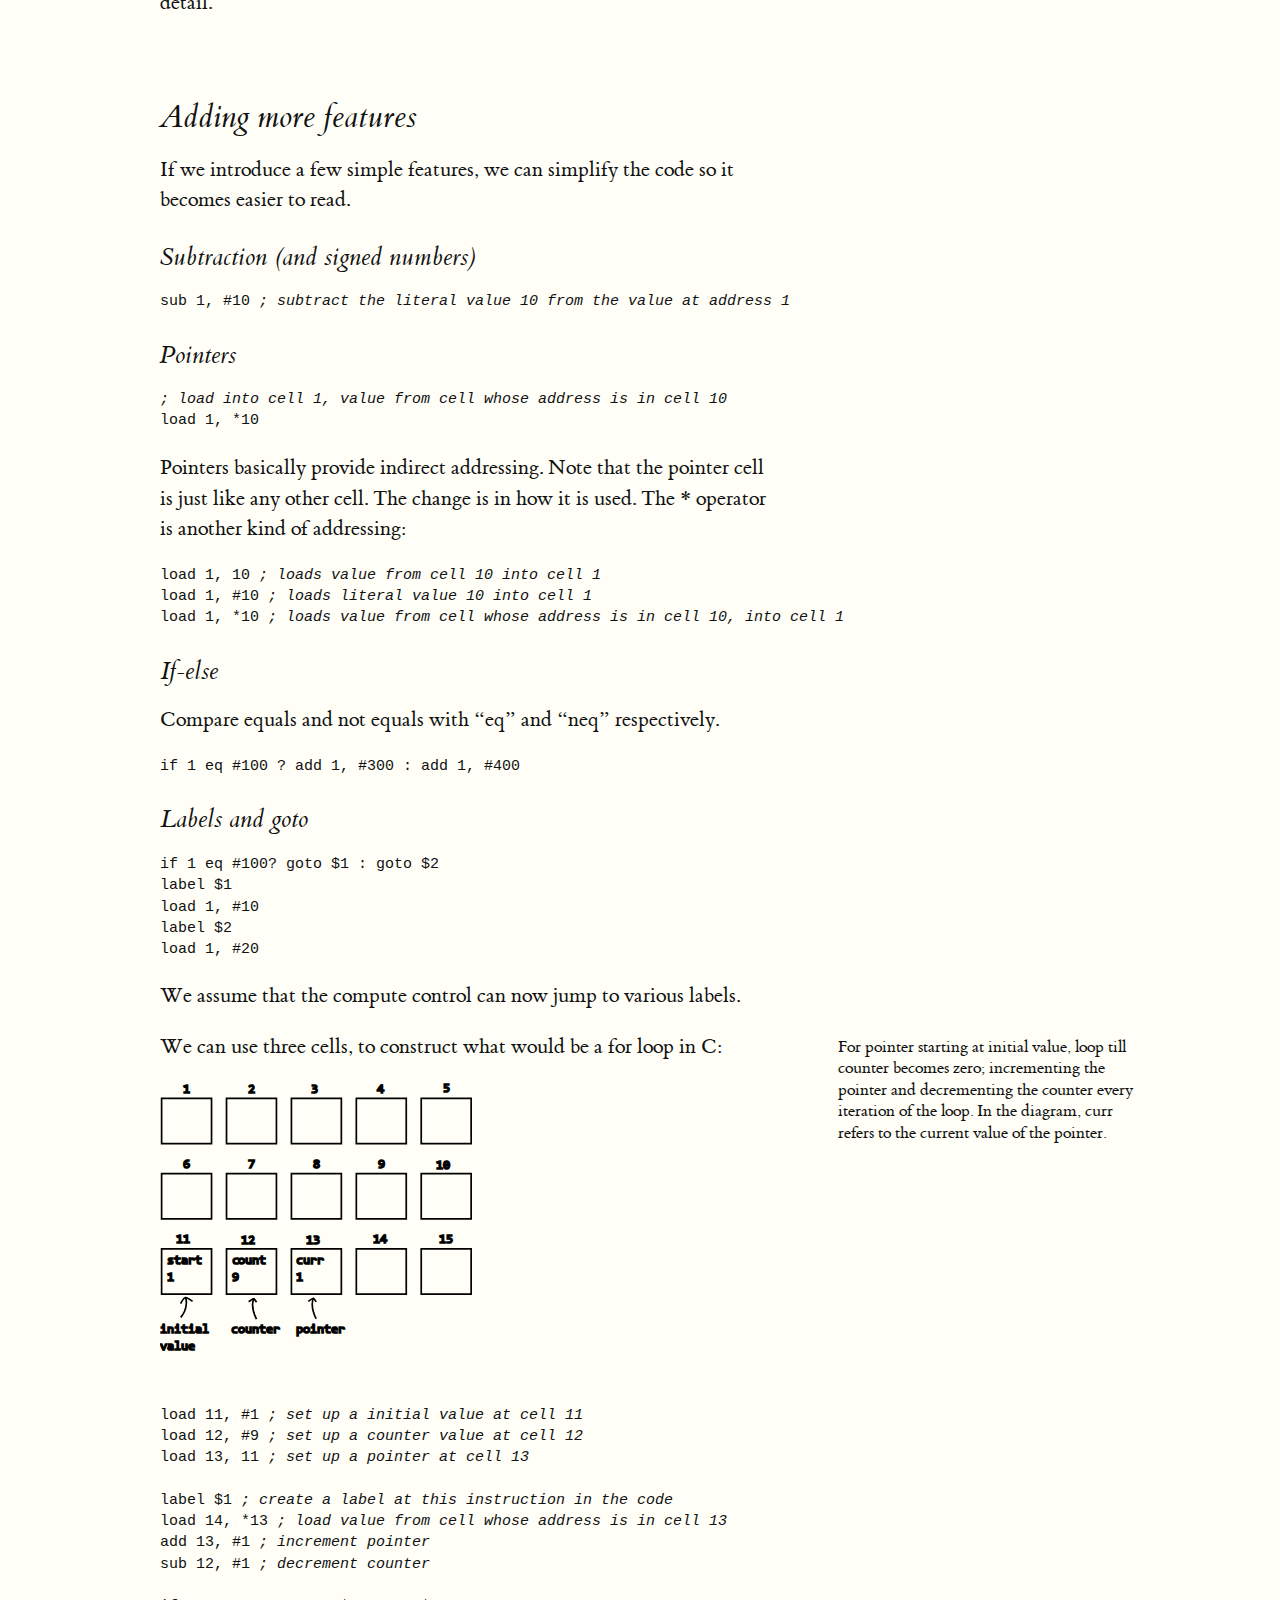
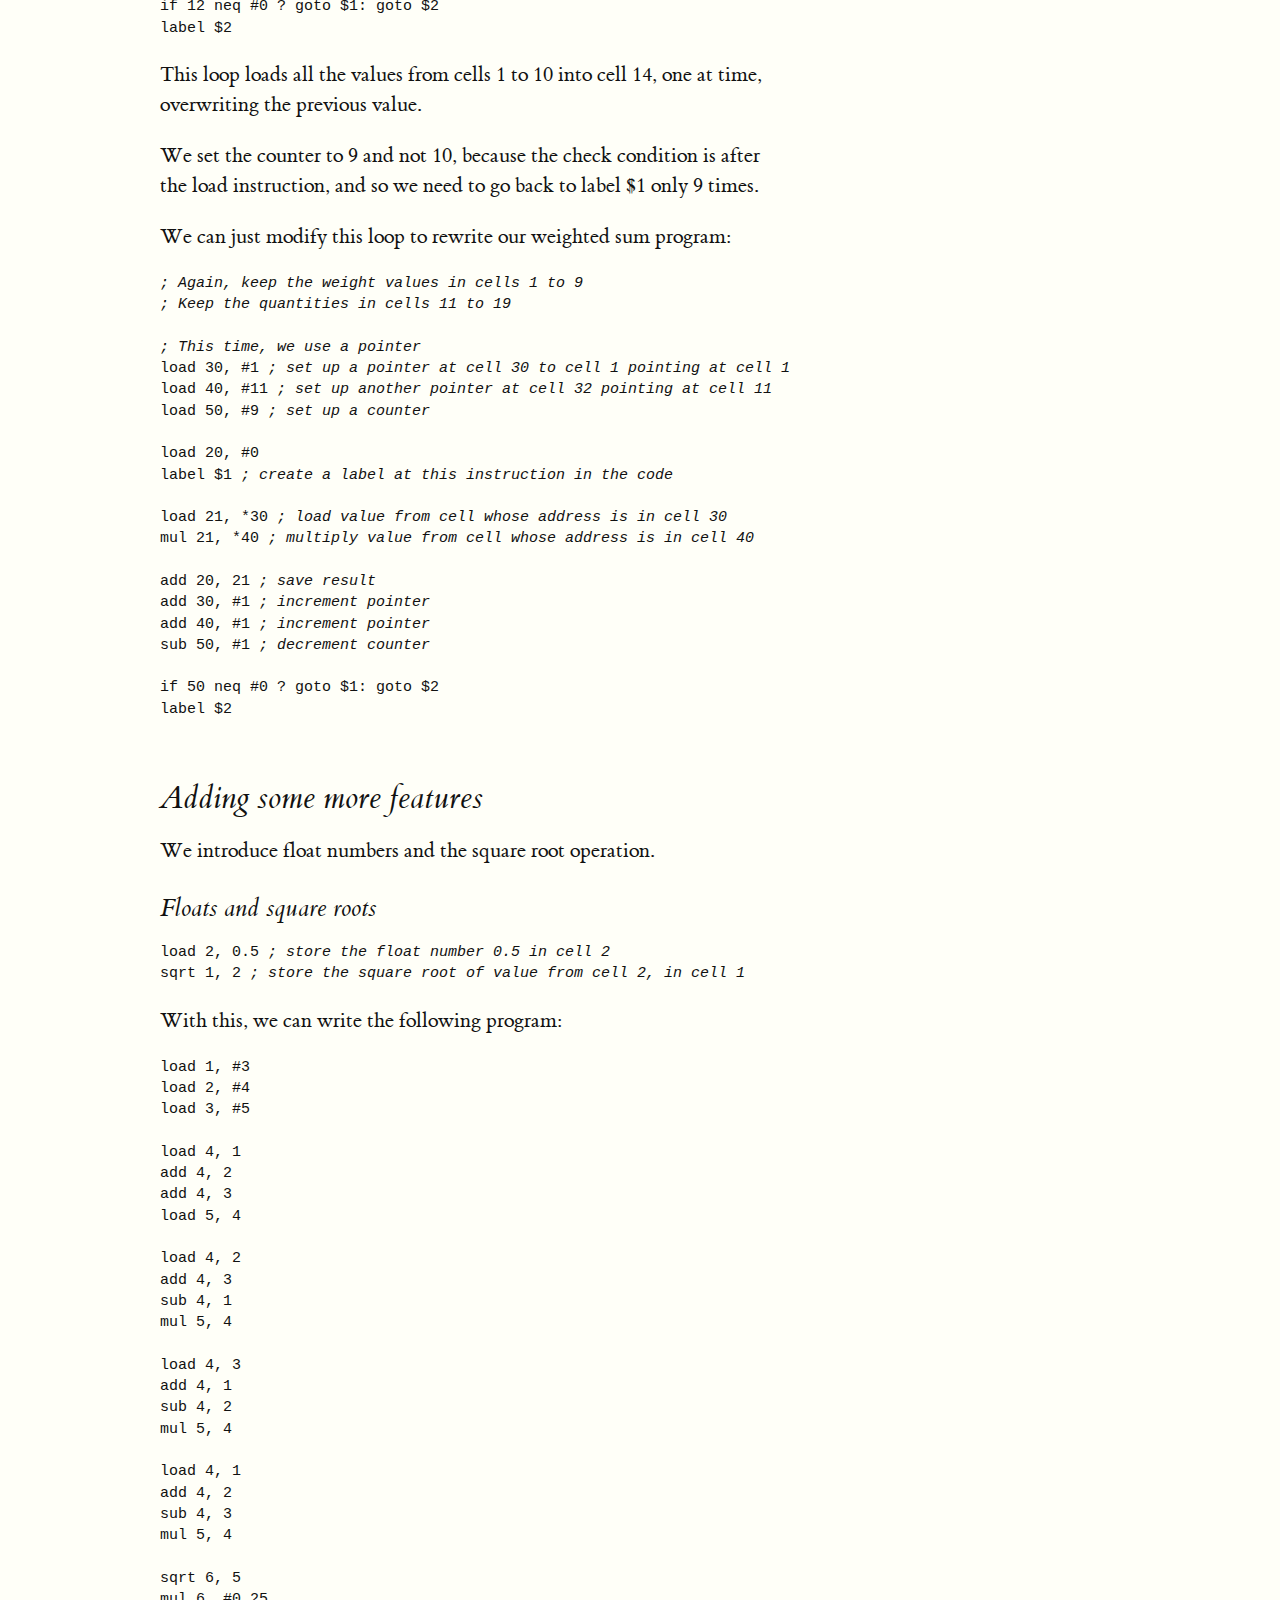
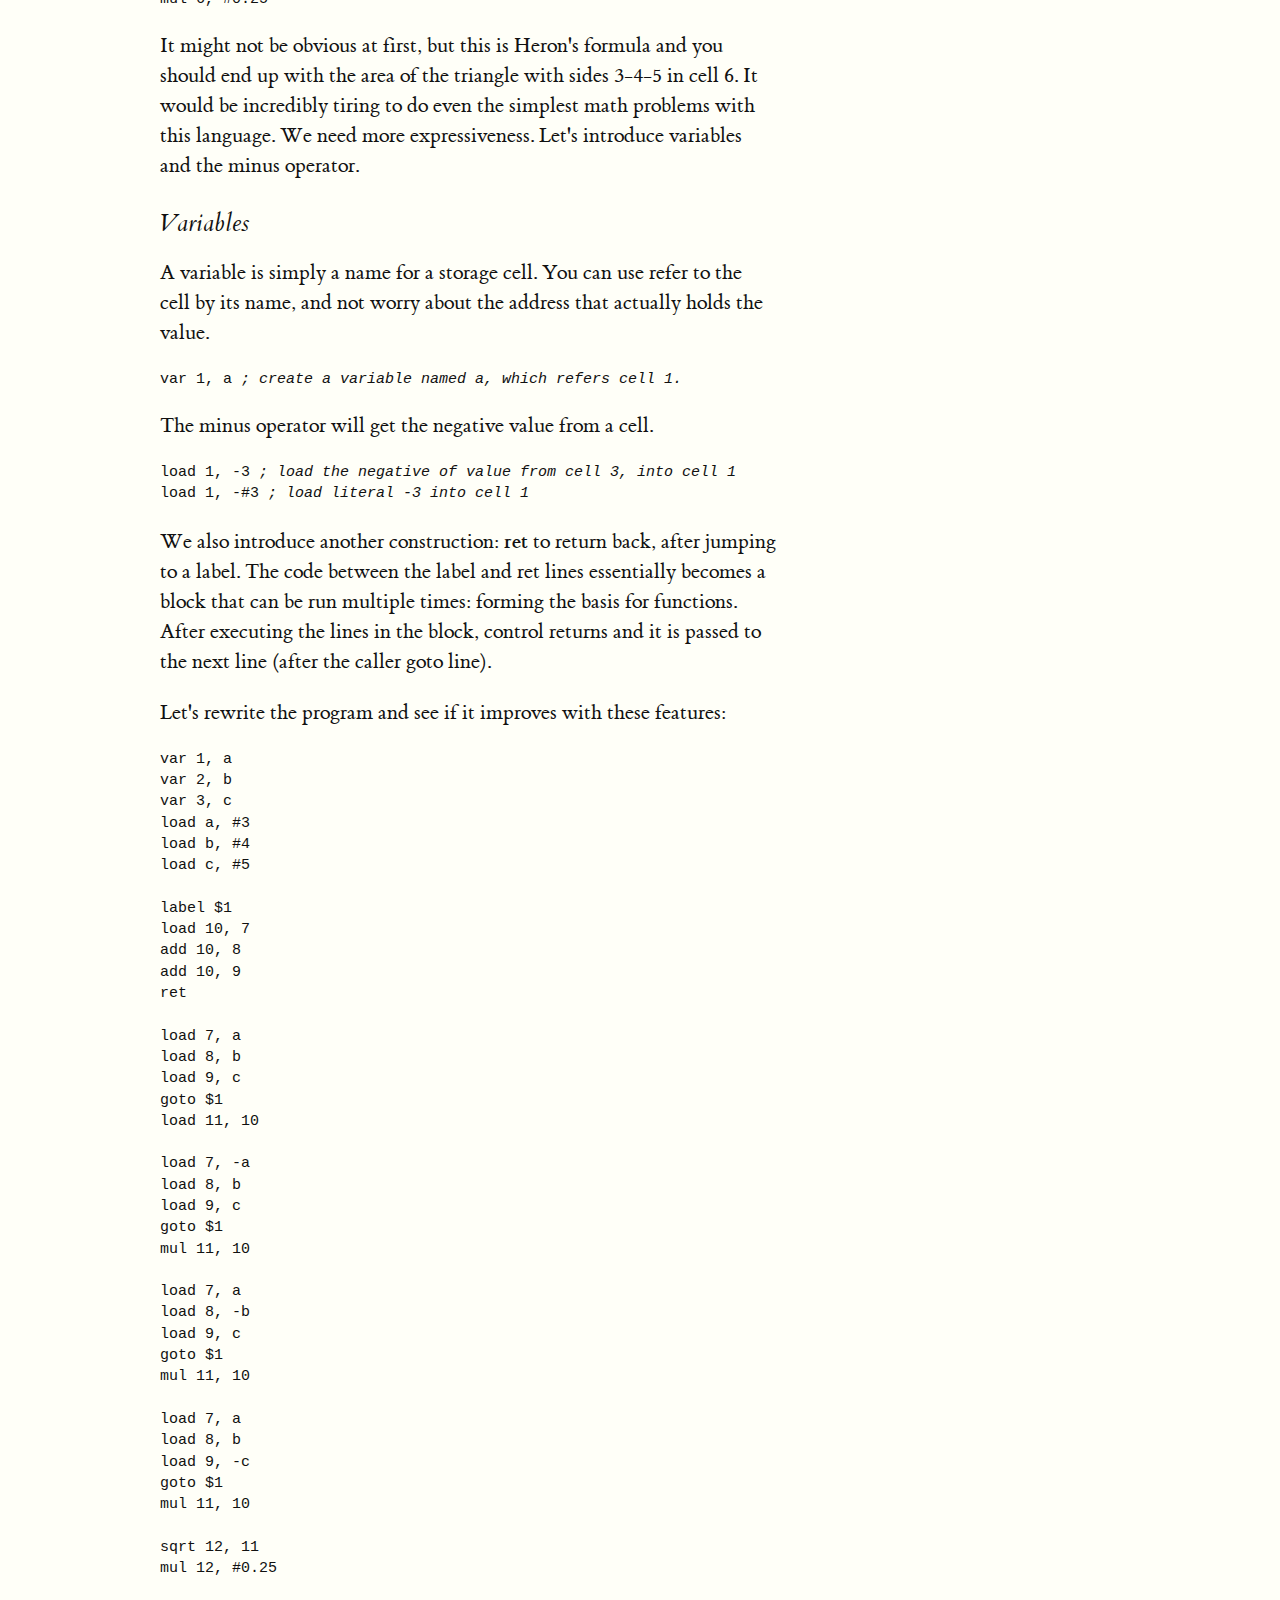
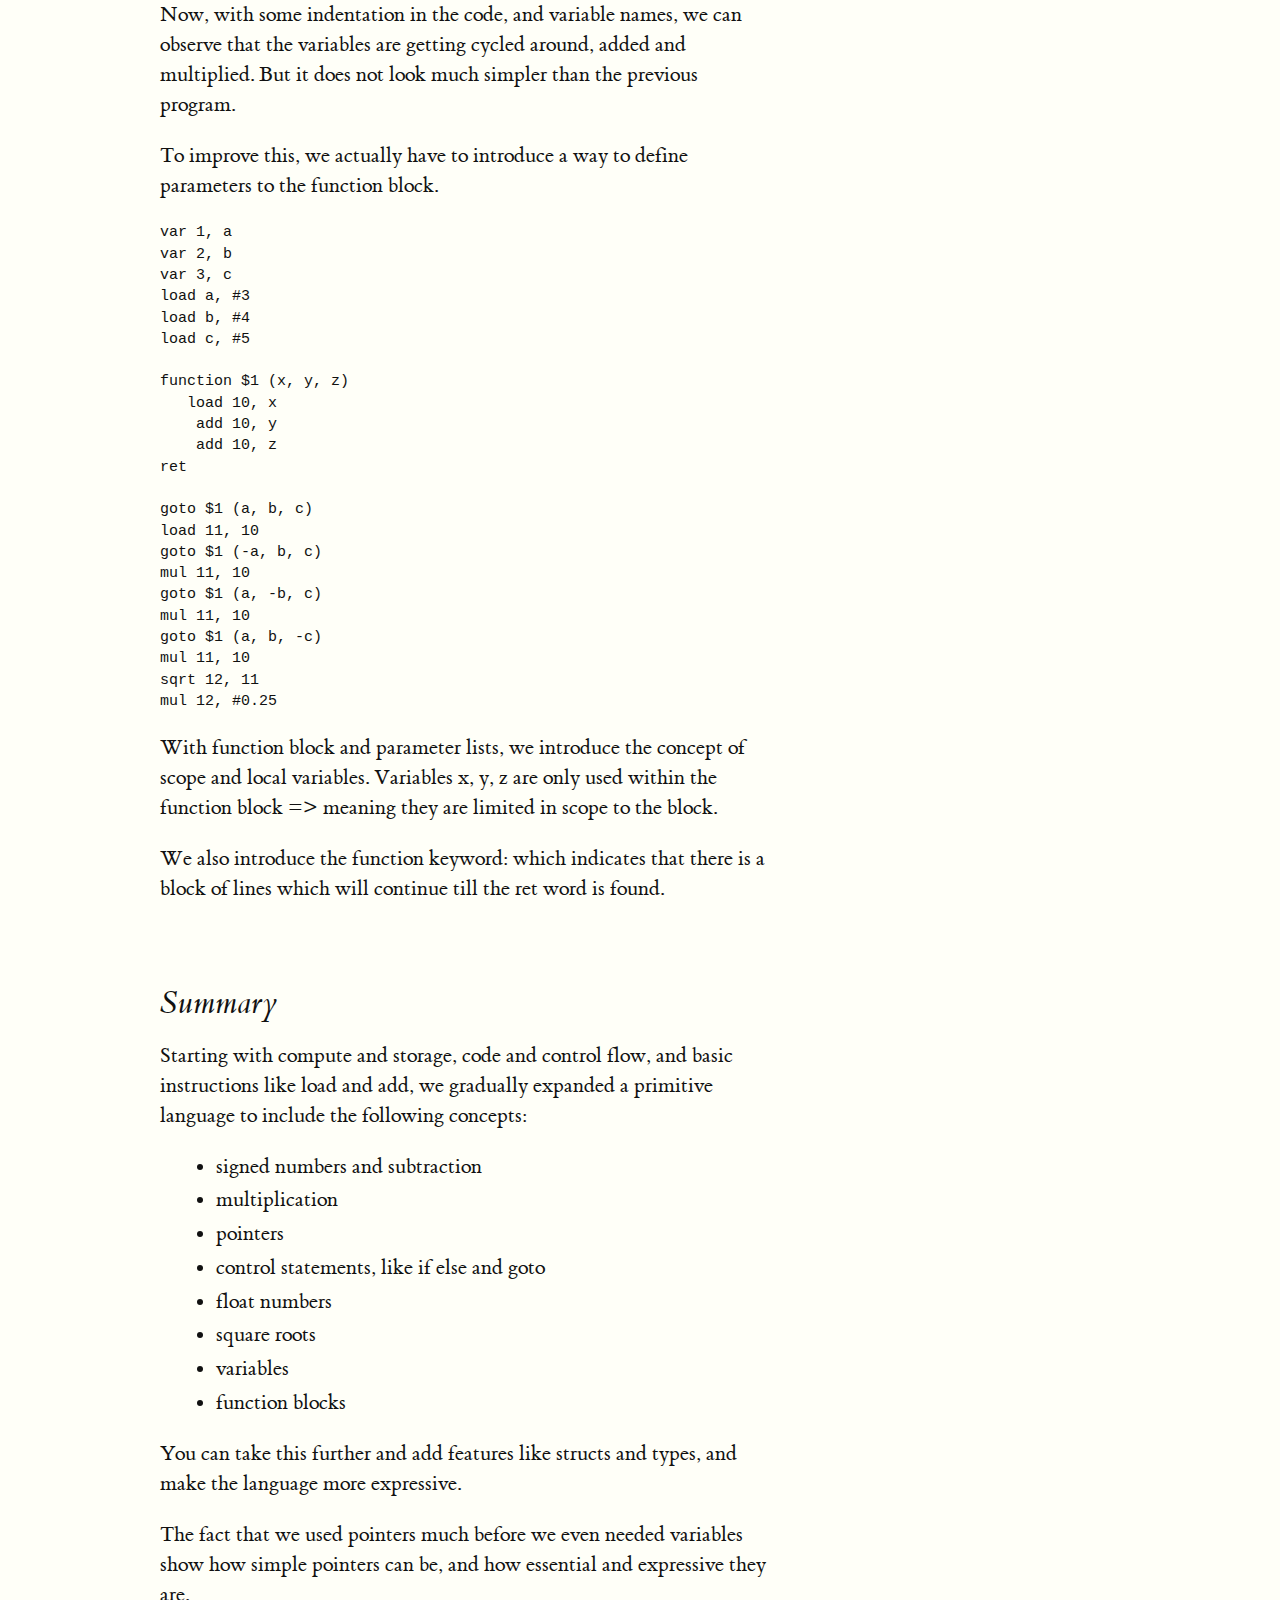
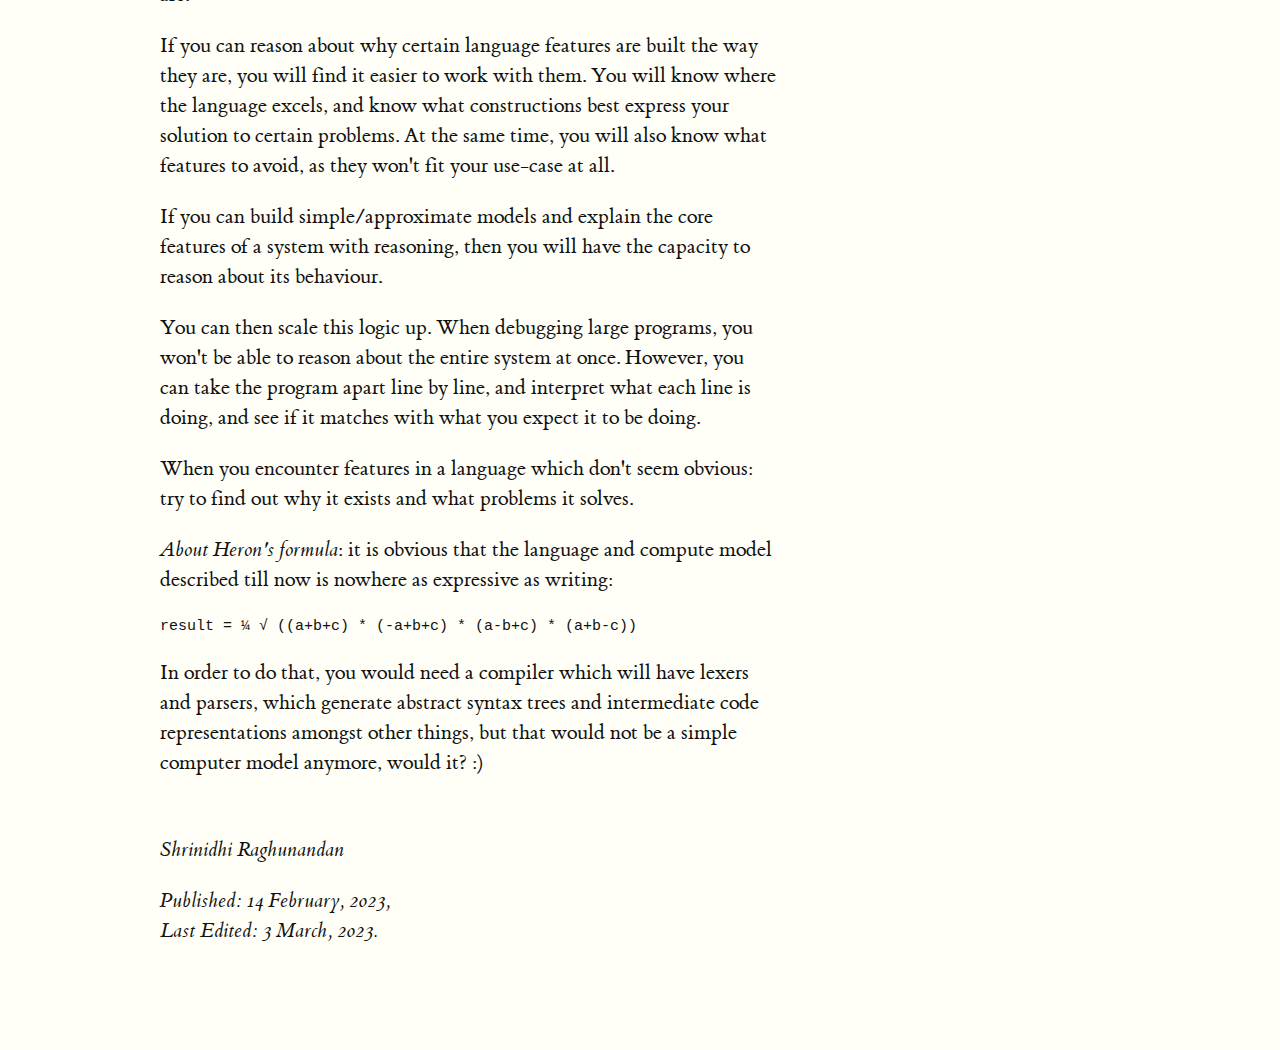
<file: simple-c-model.html>
<!DOCTYPE html>
<html lang="en">

<head>
    <title>A simple model for the C programming language</title>
    <meta name="viewport" content="width=device-width, initial-scale=1">
    <link rel="stylesheet" href="/styles.css">
</head>

<body>
    <article>
        <div class="inline">

            <h1><b>RAGUMAGU</b></h1>
            <nav>
                <ul>
                    <li><a href="/index.html">About</li>
                <li><a href="/blog.html">Blog</a></li>
                </ul>
            </nav>

        </div>
        <hr>

        <section>
            <h1>
                A simple computer model for the C programming language
            </h1>

            <span id="toggle-color-theme"></span>

            <p>
                The C programming language is favoured by many engineers. Programs written in C can run on machines with bare minimum computing power and memory. The language itself is quite simple, and with some reading and practice, programmers can easily keep a mental
                model of the language in their mind.
            </p>
            <p>
                Initially, you will write simple programs, and with time, you will gain the ability to guess what a program might do, just by reading its source code. You will sometimes get weird behaviour from running certain programs and you will need to know how the
                underlying machine works, for the behaviour to make any sense. You will have to learn some history to truly understand the idioms and practices that have evolved over decades.
            </p>
            <p>

                You will realize the wisdom in certain practices, and the foolishness in certain traditions.
            </p>

            <p>
                The C language does not provide utilities that you can get in higher level languages. For example, when working with arrays, you will often need to know how many items it contains. But with C, you don't even get a built-in function to get this length.
                One would think that a length function would be quite useful, but C leaves you on your own.
            </p>
            <p>

                Arrays in C are basically syntactic sugar: they are an abstraction to help with having to iterate over memory addresses. Arrays are virtually contiguous in memory and you can assume that arrays <em>decay</em> into pointers: with a pointer
                to the first element in the array, you can iterate over the array by dereferencing the pointer and incrementing it in a loop. However, arrays and pointers are not the same: you can't reassign an array like you can with a pointer variable.
            </p>
            <p>
                If you are just starting out, all of these tiny details get in the way and you will still not understand why you just can't get the length of an array<label for="sn-array-len" class="margin-toggle sidenote-number"></label><input type="checkbox"
                    id="sn-array-len" class="margin-toggle" />
                <span class="sidenote">Some solutions include dividing the <em>sizeof array</em> by <em>sizeof array[0]</em>, but that hack works only in global scope. If you want length of array, just get it from the declaration or where ever you malloc. If you want it in a function, pass it as a parameter. Even if  content length is dynamic, you will be using fixed-sized buffers to store such content anyway.</span>.
                Why don't people add such obviously useful features into the language?
            </p>

            <p>
                Languages are built to express ideas. If you have a lot of trouble finding the right words, you should try to put it across in a different way. See how it is done: you learn a lot of the language by observing how it is used. You will get used to idioms:
                phrases which are used to convey common/frequently occuring ideas. You will gradually develop a mental model for how the language works. You will improve your understanding of the language, and become profient in it. You will know how
                to express certain ideas efficiently, and you will know which ones to avoid.
            </p>

            <div class="epigraph">
                <blockquote>
                    <p>
                        A superior pilot uses his superior judgment to avoid situations which require the use of his superior skill.
                    </p>
                    <footer>Frank Borman, NASA astronaut</footer>
                </blockquote>
            </div>

            <p>
                You will grow till you reach the limit of the language itself, at which point, you will know enough to add to it. Or you will move on to a better language.
            </p>

            <p>
                Initially though, you will need some help learning the basics of the language. In this post, I will describe a simple computer model from which basic features of C will follow.
            </p>

            <p>Consider a computer as a machine having 2 main components:</p>
            <ul>
                <li>Compute</li>
                <li>Storage</li>
            </ul>

            <p>Think of compute as a unit that can perform some operations.</p>
            <p>Think of storage as a bunch of cells: each cell can hold a value.</p>

        </section>

        <section>
            <h2>A primitive model</h2>
            <p>
                Compute is a unit that can perform some operations. Let's not get into the details of how it does it<label for="sn-how-compute-works" class="margin-toggle sidenote-number"></label><input type="checkbox" id="sn-how-compute-works" class="margin-toggle"
                />
                <span class="sidenote">
                    Run some current through a bulb, it will give you some light. Lower the voltage, you get less light. We interpret lower voltage output as a zero and higher output voltage as one.
                    <br>
                    With power sources, transistors, resistors and a bunch of other electronic components, you can build circuits which can do some logic. You build a circuit, give it a zero and it will return one, give it a one and it will return zero and so on.
                    <br>
                    A sufficiently complex circuit can do what we can interpret as addition. You can even build a circuit which can keep results in its <em>memory</em>.
                    <br>
                    Now, suppose we have a <q>load</q> instruction. The letters <code>l, o, a, d</code> can be assigned numbers (with ASCII scheme, for example), and this number can then be converted into binary bits (zeros and ones). Somehow, we pass these bits
                    to our complex computer circuit, and it will <em>understand</em> that it has to take the incoming signal and put it into some destination.
                    <br>
                    I will stop adding more detail to this, because the margin is too small and the explanation too long.
            </span>. For all of our intents and purposes, the compute is an abstraction, and given inputs, it will process them and give outputs.
            </p>
            <p> The order in which inputs to compute are executed is called
                <a href="https://en.wikipedia.org/wiki/Control_flow" target="_blank">control flow.</a> By default, control flow is sequential: typically starts at first line, proceeding to the next till the end is reached.
                <p>
                    Storage is a bunch of cells, each cell has an address and can hold one value.
                </p>
                <p>
                    Let's define some operations for our compute. Assume, that compute can take the address of a cell from the input, and get the value in that cell. Compute can also take a literal value from input instruction/code, and put it into a cell. Finally, compute
                    can take two addresses, and copy value from one source to destination. This is called the load operation.
                </p>

                <p>
                    We can define an add operation: take a cell address, and take a literal value from input and add the value to the value in the cell address. We can also define add to take two addresses, and add the value in the source address to the value in the destination
                    address.
                </p>

                <p>
                    Additionally, we include a <q>comment</q> feature: our input code can contain comments which are lines ignored by the computer. Comments make code easier to understand.
                </p>
                <p>
                    We can feed the computer instructions with input (code) like this:
                </p>


                <div class="code-block">
                    <code>
                <i>; <b>;</b> -&gt; lines starting with a colon are comments</i><br>
                <i>; <b>#num</b> -&gt; indicates a literal value.</i><br>
                <i>; <b>num</b> -&gt; numbers without '#' are addresses.</i><br>
                <i>; <b>load</b> the literal value 100 into cell with address 1</i><br>
                load 1, #100 <br>
                <i>; <b>add</b> the literal value 200 into cell with address 1</i><br>
                add 1, #200 <br>
                </code>
                </div>


                <p>
                    After running this code, we should end up with 300 in the cell with address 1.
                </p>
                <p>
                    You might notice that this syntax is inspired by the 6502 assembly language.
                </p>
                <p>
                    This computer model assumes the following:
                    <ol>
                        <li>
                            Compute can somehow <em>read</em> the code and translate it into the respective operations.
                        </li>
                        <li>
                            Load instruction can take literal values and put them into storage.
                        </li>
                    </ol>
                </p>

                <p>This compute can add two numbers! Now, let's add some more capabilities.</p>
                <p>Suppose you want to add ten numbers, for example: 100, 200, 300, 400, 500, 600, 700, 800, 900, 1000.</p>
                <p>We can write the following program for this:</p>
                <div class="code-block">
                    <code>
                    load 1, #100<br>
                    add 1, #200<br>
                    add 1, #300<br>
                    add 1, #400<br>
                    add 1, #500<br>
                    add 1, #600<br>
                    add 1, #700<br>
                    add 1, #800<br>
                    add 1, #900<br>
                    add 1, #1000<br>
                </code>
                </div>

                <p>Not bad, eh? Looks good enough.</p>
                <p>Let's add the multiply operation.</p>

                <div class="code-block">
                    <code>
                    mul 1, #10  <i>; multiples the value in cell 1 with literal 10 </i>
                </code>
                </div>

                <p>
                    We can use this computer to calculate weighted sums<label class="margin-toggle" for="mn-weighted-sum">&#8853;</label><input type="checkbox" id="mn-weighted-sum" class="margin-toggle" /><span class="marginnote">Weighted sum is the sum of products of respective weights and quantities.</span>,
                    having weights in a bunch of cells and having some quantities in other cells.
                </p>
                <figure class="grayscale-diagram">
                    <p class="svg">
                        <img src="assets/drawing1_weighted_sum.svg" />
                    </p>
                </figure>

                <p>Weighted sums are quite useful. For example, if you had to calculate the total amount for a shopping list, you take the weights vector (price per one unit) and calculate the weighted sum with the quantities vector (number of units).
                </p>

                <div class="code-block">
                    <code>
                <i>; Let's put some random weight values in cells 1 to 9</i><br>
                load 1, #10<br>
                load 2, #12<br>
                load 3, #41<br>
                load 4, #10<br>
                load 5, #18<br>
                load 6, #23<br>
                load 7, #34<br>
                load 8, #52<br>
                load 9, #24<br>

                <br>

                <i>; Let's put some random quantity values in cells 11 to 19</i><br>
                load 11, #1<br>
                load 12, #4<br>
                load 13, #2<br>
                load 14, #2<br>
                load 15, #1<br>
                load 16, #6<br>
                load 17, #1<br>
                load 18, #5<br>
                load 19, #1<br>

                <br>
                <i>; Calculate and store the final result in cell 20</i><br>
                load 20, #0 <br>

                <br>
                load 21, <b>1</b><br>
                mul 21, <b>11</b><br>
                add 20, 21<br>
                <br>

                load 21, <b>2</b><br>
                mul 21, <b>12</b><br>
                add 20, 21<br>
                <br>

                load 21, <b>3</b><br>
                mul 21, <b>13</b><br>
                add 20, 21<br>
                <br>

                load 21, <b>4</b><br>
                mul 21, <b>14</b><br>
                add 20, 21<br>
                <br>

                load 21, <b>5</b><br>
                mul 21, <b>15</b><br>
                add 20, 21<br>
                <br>

                load 21, <b>6</b><br>
                mul 21, <b>16</b><br>
                add 20, 21<br>
                <br>

                load 21, <b>7</b><br>
                mul 21, <b>17</b><br>
                add 20, 21<br>
                <br>

                load 21, <b>8</b><br>
                mul 21, <b>18</b><br>
                add 20, 21<br>
                <br>

                load 21, <b>9</b><br>
                mul 21, <b>19</b><br>
                add 20, 21<br>
            </code>
                </div>

                <p>
                    Note that only source cells change, but the add and multiply parts remain the same. Surely, that is a lot of repetition for a small amount of detail.
                </p>

        </section>
        <section>
            <h2>
                Adding more features
            </h2>

            <p>If we introduce a few simple features, we can simplify the code so it becomes easier to read.
            </p>
            <h3>Subtraction (and signed numbers)</h3>


            <div class="code-block">
                <code>
                    sub 1, #10  <i>; subtract the literal value 10 from the value at address 1</i><br>
                </code>
            </div>

            <h3>Pointers</h3>


            <div class="code-block">
                <code>
                    <i>; load into cell 1, value from cell whose address is in cell 10</i><br> 
                    load 1, *10 
                </code>
            </div>
            <p>Pointers basically provide indirect addressing. Note that the pointer cell is just like any other cell. The change is in how it is used. The <b>*</b> operator is another kind of addressing:
            </p>

            <div class="code-block">
                <code>
                    load 1, 10 <i>; loads value from cell 10 into cell 1</i><br>
                    load 1, #10 <i>; loads literal value 10 into cell 1</i><br>
                    load 1, *10 <i>; loads value from cell whose address is in cell 10, into cell 1</i>
                </code>
            </div>

            <h3>If-else</h3>
            <p>Compare equals and not equals with <q>eq</q> and <q>neq</q> respectively.</p>

            <div class="code-block">
                <code>
                    if 1 eq #100 ? add 1, #300 : add 1, #400
                </code>
            </div>
            <h3>Labels and goto</h3>
            <div class="code-block">
                <code>
                    if 1 eq #100? goto $1 : goto $2<br>
                    label $1 <br>
                    load 1, #10 <br>
                    label $2 <br>
                    load 1, #20 <br>
                </code>
            </div>

            <p>We assume that the compute control can now jump to various labels.</p>

            <p>We can use three cells, to construct what would be a for loop<label class="margin-toggle" for="mn-for-loop">&#8853;</label><input type="checkbox" id="mn-for-loop" class="margin-toggle" /><span class="marginnote">For pointer starting at initial value, loop till counter becomes zero; incrementing the pointer and decrementing the counter every iteration of the loop. In the diagram, curr refers to the current value of the pointer.</span>                in C:</p>

            <figure class="grayscale-diagram">
                <p class="svg">
                    <img src="assets/pointers.svg" />
                </p>
            </figure>


            <div class="code-block">
                <code>
                    load 11, #1 <i>; set up a initial value at cell 11</i><br>
                    load 12, #9 <i>; set up a counter value at cell 12</i><br>
                    load 13, 11 <i>; set up a pointer at cell 13</i><br>

                    <br>
                    label $1 <i>; create a label at this instruction in the code</i><br>

                    load 14, *13 <i>; load value from cell whose address is in cell 13</i><br> 

                    add 13, #1  <i>; increment pointer</i><br>
                    sub 12, #1  <i>; decrement counter</i><br>

                    <br>
                    if 12 neq #0 ? goto $1: goto $2<br>

                    label $2<br>
                </code>
            </div>

            <p>This loop loads all the values from cells 1 to 10 into cell 14, one at time, overwriting the previous value.</p>
            <p>We set the counter to 9 and not 10, because the check condition is after the load instruction, and so we need to go back to label $1 only 9 times. </p>

            <p>We can just modify this loop to rewrite our weighted sum program:</p>

            <div class="code-block">
                <code>
                    <i>; Again, keep the weight values in cells 1 to 9</i><br>
                    <i>; Keep the quantities in cells 11 to 19</i><br>
                    <br>

                    <i>; This time, we use a pointer</i><br>
                    load 30, #1 <i>; set up a pointer at cell 30 to cell 1 pointing at cell 1</i><br>
                    load 40, #11 <i>; set up another pointer at cell 32 pointing at cell 11</i><br>
                    load 50, #9 <i>; set up a counter</i><br>

                    <br>
                    load 20, #0 <br>
                    label $1 <i>; create a label at this instruction in the code</i><br>
                    <br>

                    load 21, *30 <i>; load value from cell whose address is in cell 30</i><br> 
                    mul 21, *40 <i>; multiply value from cell whose address is in cell 40</i><br> 
                    <br>

                    add 20, 21  <i>; save result</i><br>
                    add 30, #1  <i>; increment pointer</i><br>
                    add 40, #1  <i>; increment pointer</i><br>
                    sub 50, #1  <i>; decrement counter</i><br>

                    <br>
                    if 50 neq #0 ? goto $1: goto $2<br>

                    label $2<br>
                </code>
            </div>
        </section>
        <section>

            <h2>
                Adding some more features
            </h2>

            <p>We introduce float numbers and the square root operation.</p>
            <h3>Floats and square roots</h3>

            <div class="code-block">
                <code>
                    load 2, 0.5 <i>; store the float number 0.5 in cell 2</i><br>
                    sqrt 1, 2 <i>; store the square root of value from cell 2, in cell 1</i><br>
                </code>
            </div>

            <p>With this, we can write the following program:</p>

            <div class="code-block">
                <code>
                    load 1, #3<br>
                    load 2, #4<br>
                    load 3, #5<br>
                    <br>
                    load 4, 1<br>
                    add 4, 2<br>
                    add 4, 3<br>
                    load 5, 4<br>
                    <br>
                    load 4, 2<br>
                    add 4, 3<br>
                    sub 4, 1<br>
                    mul 5, 4<br>
                    <br>
                    load 4, 3<br>
                    add 4, 1<br>
                    sub 4, 2<br>
                    mul 5, 4<br>
                    <br>
                    load 4, 1<br>
                    add 4, 2<br>
                    sub 4, 3<br>
                    mul 5, 4<br>
                    <br>
                    sqrt 6, 5<br>
                    mul 6, #0.25<br>
                </code>
            </div>

            <p>
                It might not be obvious at first, but this is Heron's formula and you should end up with the area of the triangle with sides 3-4-5 in cell 6. It would be incredibly tiring to do even the simplest math problems with this language. We need more expressiveness.
                Let's introduce variables and the minus operator.
            </p>

            <h3>
                Variables
            </h3>
            <p>A variable is simply a name for a storage cell. You can use refer to the cell by its name, and not worry about the address that actually holds the value.
            </p>

            <div class="code-block">
                <code>
                    var 1, a <i>; create a variable named a, which refers cell 1.</i> 
                </code>
            </div>

            <p>The minus operator will get the negative value from a cell.</p>
            <div class="code-block">
                <code>
                    load 1, -3 <i>; load the negative of value from cell 3, into cell 1</i><br>
                    load 1, -#3 <i>; load literal -3 into cell 1</i> 
                </code>
            </div>


            <p>We also introduce another construction: <b>ret</b> to return back, after jumping to a label. The code between the label and ret lines essentially becomes a block that can be run multiple times: forming the basis for functions. After executing
                the lines in the block, control returns and it is passed to the next line (after the caller goto line).
            </p>

            <p>Let's rewrite the program and see if it improves with these features:</p>


            <div class="code-block">
                <code>
                    var 1, a<br>
                    var 2, b<br>
                    var 3, c<br>

                    load a, #3<br>
                    load b, #4<br>
                    load c, #5<br>
                    <br>

                    label $1<br>
                    load 10, 7<br>
                    add 10, 8<br>
                    add 10, 9<br>
                    ret<br>
                    <br>
                    load 7, a<br>
                    load 8, b<br>
                    load 9, c<br>
                    goto $1<br>
                    load 11, 10<br>
                    <br>
                    load 7, -a<br>
                    load 8, b<br>
                    load 9, c<br>
                    goto $1<br>
                    mul 11, 10<br>
                    <br>
                    load 7, a<br>
                    load 8, -b<br>
                    load 9, c<br>
                    goto $1<br>
                    mul 11, 10<br>
                    <br>
                    load 7, a<br>
                    load 8, b<br>
                    load 9, -c<br>
                    goto $1<br>
                    mul 11, 10<br>
                    <br>
                    sqrt 12, 11<br>
                    mul 12, #0.25<br>
                </code>
            </div>

            <p>
                Now, with some indentation in the code, and variable names, we can observe that the variables are getting cycled around, added and multiplied. But it does not look much simpler than the previous program.
            </p>

            <p>To improve this, we actually have to introduce a way to define parameters to the function block.
            </p>

            <div class="code-block">
                <code>
                    var 1, a<br>
                    var 2, b<br>
                    var 3, c<br>

                    load a, #3<br>
                    load b, #4<br>
                    load c, #5<br>
                    <br>

                    function $1 (x, y, z)<br>
                    &nbsp;&nbsp; load 10, x<br>
                    &nbsp; &nbsp; add 10, y<br>
                    &nbsp; &nbsp; add 10, z<br>
                    ret<br>
                    <br>

                    goto $1 (a, b, c)<br>
                    load 11, 10<br>
                    goto $1 (-a, b, c)<br>
                    mul 11, 10<br>
                    goto $1 (a, -b, c)<br>
                    mul 11, 10<br>
                    goto $1 (a, b, -c)<br>
                    mul 11, 10<br>

                    sqrt 12, 11<br>
                    mul 12, #0.25<br>
                </code>
            </div>

            <p>

                With function block and parameter lists, we introduce the concept of scope and local variables. Variables x, y, z are only used within the function block =&gt; meaning they are limited in scope to the block.
            </p>

            <p>
                We also introduce the function keyword: which indicates that there is a block of lines which will continue till the ret word is found.
            </p>

        </section>

        <section>
            <h2>Summary</h2>
            <p>
                Starting with compute and storage, code and control flow, and basic instructions like load and add, we gradually expanded a primitive language to include the following concepts:</p>
            <ul>
                <li>signed numbers and subtraction</li>
                <li>multiplication</li>
                <li>pointers</li>
                <li>control statements, like if else and goto</li>
                <li>float numbers</li>
                <li>square roots</li>
                <li>variables</li>
                <li>function blocks</li>
            </ul>
            <p>
                You can take this further and add features like structs and types, and make the language more expressive.
            </p>

            <p>
                The fact that we used pointers much before we even needed variables show how simple pointers can be, and how essential and expressive they are.
            </p>

            <p>
                If you can reason about why certain language features are built the way they are, you will find it easier to work with them. You will know where the language excels, and know what constructions best express your solution to certain problems. At the same
                time, you will also know what features to avoid, as they won't fit your use-case at all.
            </p>

            <p>
                If you can build simple/approximate models and explain the core features of a system with reasoning, then you will have the capacity to reason about its behaviour. 
            </p>

            <p>
                You can then scale this logic up. When debugging large programs, you won't be able to reason about the entire system at once. However, you can take the program apart line by line, and interpret what each line is doing, and see if it matches with what you expect it to be doing.
            </p>

            <p>
                When you encounter features in a language which don't seem obvious: try to find out
                why it exists and what problems it solves.
            </p>

            <p>
                <em>About Heron's formula</em>: it is obvious that the language and compute model described till now is nowhere as expressive as writing:
            </p>

            <div class="code-block">

                <code>result = &frac14; &radic; ((a+b+c) * (-a+b+c) * (a-b+c) * (a+b-c))</code>
            </div>
            <p>
                In order to do that, you would need a compiler which will have lexers and parsers, which generate abstract syntax trees and intermediate code representations amongst other things, but that would not be a simple computer model anymore, would it? :)
            </p>
        </section>

        <p><em>Shrinidhi Raghunandan</em></p>
        <p><em>Published: 14 February, 2023, <br> Last Edited: 3 March, 2023.</em></p>

    </article>
    <script src="script.js"></script>
</body>

</html>
</file>
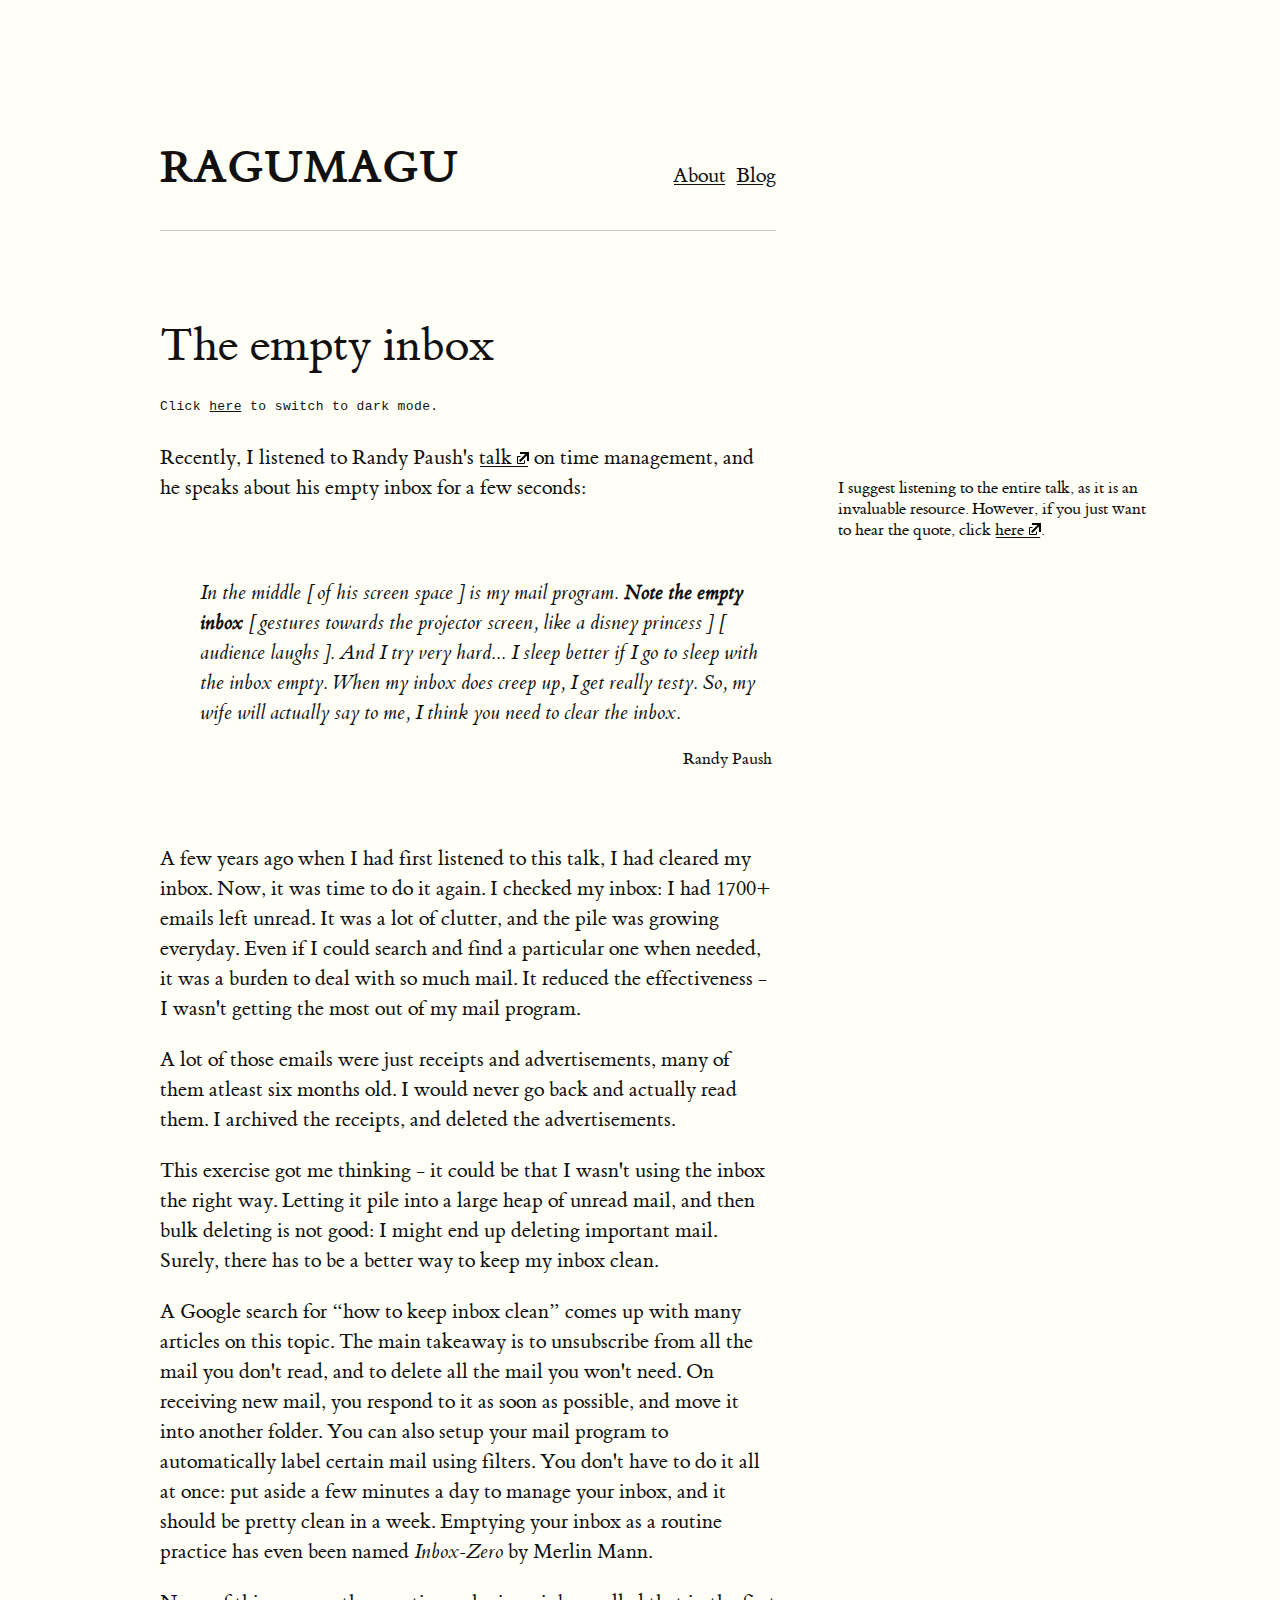
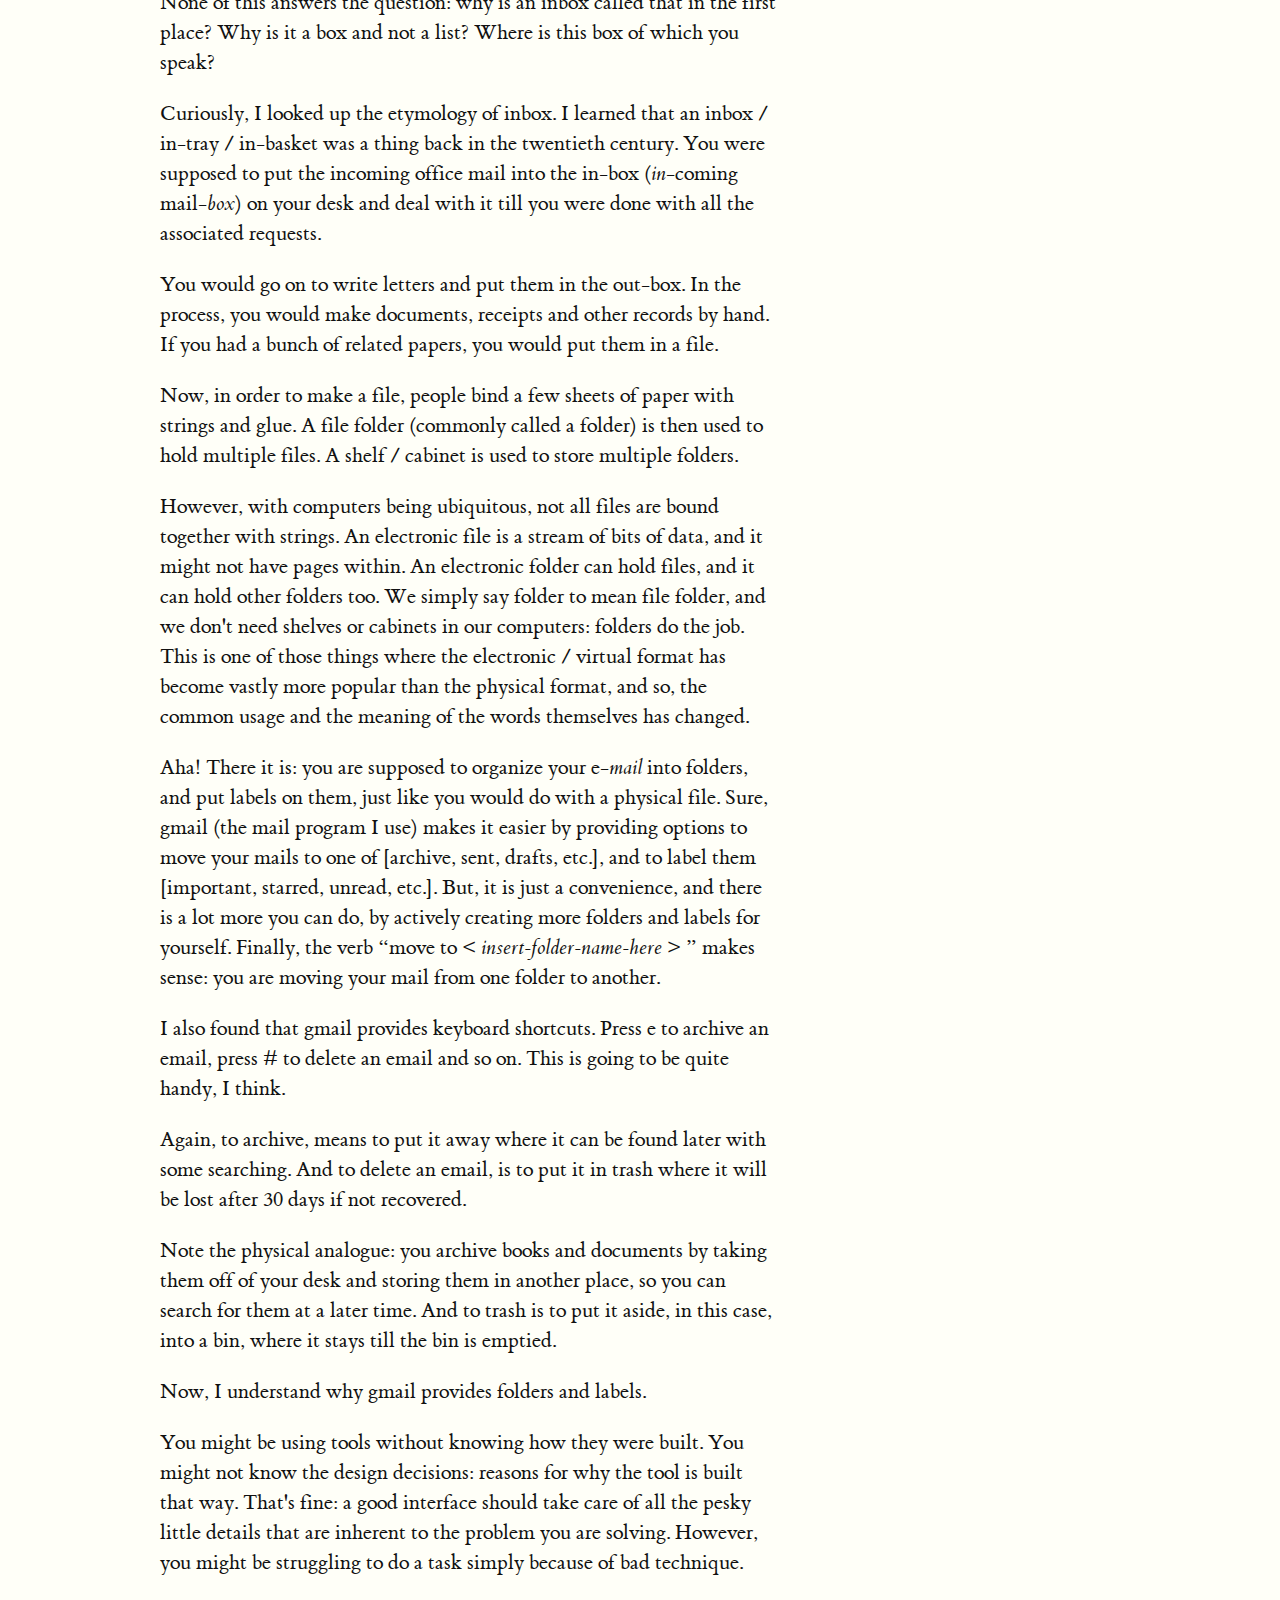
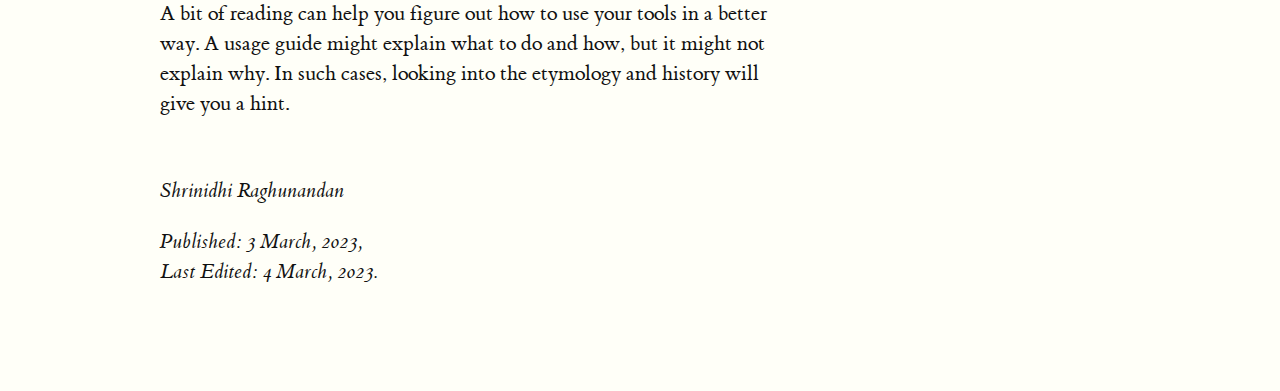
<file: the-empty-inbox.html>
<!DOCTYPE html>
<html lang="en">
    <head>
        <title>The empty inbox</title>
        <meta name="viewport" content="width=device-width, initial-scale=1" />
        <link rel="stylesheet" href="/styles.css" />
    </head>

    <body>
        <article>
            <div class="inline">
                <h1><b>RAGUMAGU</b></h1>
                <nav>
                    <ul>
                        <li><a href="/index.html">About</a></li>
                        <li><a href="/blog.html">Blog</a></li>
                    </ul>
                </nav>
            </div>
            <hr />

            <section>
                <h1>The empty inbox</h1>

                <span id="toggle-color-theme"></span>

                <p>
                    Recently, I listened to Randy Paush's
                    <a
                        href="https://www.youtube.com/watch?v=oTugjssqOT0"
                        target="_blank"
                        >talk</a
                    >
                    on time management, and he speaks about his empty inbox for
                    a few seconds<label class="margin-toggle" for="mn-talk-link"
                        >&#8853;</label
                    ><input
                        type="checkbox"
                        id="mn-talk-link"
                        class="margin-toggle"
                    /><span class="marginnote"
                        >I suggest listening to the entire talk, as it is an
                        invaluable resource. However, if you just want to hear
                        the quote, click
                        <a
                            href="https://youtu.be/oTugjssqOT0?t=1763"
                            target="_blank"
                            >here</a
                        >.</span
                    >:
                </p>
                <div class="epigraph">
                    <blockquote>
                        <p>
                            In the middle [ of his screen space ] is my mail
                            program. <b>Note the empty inbox</b> [ gestures
                            towards the projector screen, like a disney princess
                            ] [ audience laughs ]. And I try very hard... I
                            sleep better if I go to sleep with the inbox empty.
                            When my inbox does creep up, I get really testy. So,
                            my wife will actually say to me, I think you need to
                            clear the inbox.
                        </p>
                        <footer>Randy Paush</footer>
                    </blockquote>
                </div>

                <p>
                    A few years ago when I had first listened to this talk, I
                    had cleared my inbox. Now, it was time to do it again. I
                    checked my inbox: I had 1700+ emails left unread. It was a
                    lot of clutter, and the pile was growing everyday. Even if I
                    could search and find a particular one when needed, it was a
                    burden to deal with so much mail. It reduced the
                    effectiveness - I wasn't getting the most out of my mail
                    program.
                </p>
                <p>
                    A lot of those emails were just receipts and advertisements,
                    many of them atleast six months old. I would never go back
                    and actually read them. I archived the receipts, and deleted
                    the advertisements.
                </p>

                <p>
                    This exercise got me thinking - it could be that I wasn't
                    using the inbox the right way. Letting it pile into a large
                    heap of unread mail, and then bulk deleting is not good: I
                    might end up deleting important mail. Surely, there has to
                    be a better way to keep my inbox clean.
                </p>
                <p>
                    A Google search for <q>how to keep inbox clean</q> comes up
                    with many articles on this topic. The main takeaway is to
                    unsubscribe from all the mail you don't read, and to delete
                    all the mail you won't need. On receiving new mail, you
                    respond to it as soon as possible, and move it into another
                    folder. You can also setup your mail program to
                    automatically label certain mail using filters. You don't
                    have to do it all at once: put aside a few minutes a day to
                    manage your inbox, and it should be pretty clean in a week.
                    Emptying your inbox as a routine practice has even been
                    named <em>Inbox-Zero</em> by Merlin Mann.
                </p>
                <p>
                    None of this answers the question: why is an inbox called
                    that in the first place? Why is it a box and not a list?
                    Where is this box of which you speak?
                </p>
                <p>
                    Curiously, I looked up the etymology of inbox. I learned
                    that an inbox / in-tray / in-basket was a thing back in the
                    twentieth century. You were supposed to put the incoming
                    office mail into the in-box (<em>in</em>-coming
                    mail-<em>box</em>) on your desk and deal with it till you
                    were done with all the associated requests.
                </p>
                <p>
                    You would go on to write letters and put them in the
                    out-box. In the process, you would make documents, receipts
                    and other records by hand. If you had a bunch of related
                    papers, you would put them in a file.
                </p>
                <p>
                    Now, in order to make a file, people bind a few sheets of
                    paper with strings and glue. A file folder (commonly called
                    a folder) is then used to hold multiple files. A shelf /
                    cabinet is used to store multiple folders.
                </p>

                <p>
                    However, with computers being ubiquitous, not all files are
                    bound together with strings. An electronic file is a stream
                    of bits of data, and it might not have pages within. An
                    electronic folder can hold files, and it can hold other
                    folders too. We simply say folder to mean file folder, and
                    we don't need shelves or cabinets in our computers: folders
                    do the job. This is one of those things where the electronic
                    / virtual format has become vastly more popular than the
                    physical format, and so, the common usage and the meaning of
                    the words themselves has changed.
                </p>
                <p>
                    Aha! There it is: you are supposed to organize your e-<em
                        >mail</em
                    >
                    into folders, and put labels on them, just like you would do
                    with a physical file. Sure, gmail (the mail program I use)
                    makes it easier by providing options to move your mails to
                    one of [archive, sent, drafts, etc.], and to label them
                    [important, starred, unread, etc.]. But, it is just a
                    convenience, and there is a lot more you can do, by actively
                    creating more folders and labels for yourself. Finally, the
                    verb
                    <q>move to <i>&lt; insert-folder-name-here &gt; </i></q>
                    makes sense: you are moving your mail from one folder to
                    another.
                </p>

                <p>
                    I also found that gmail provides keyboard shortcuts. Press e
                    to archive an email, press # to delete an email and so on.
                    This is going to be quite handy, I think.
                </p>
                <p>
                    Again, to archive, means to put it away where it can be
                    found later with some searching. And to delete an email, is
                    to put it in trash where it will be lost after 30 days if
                    not recovered.
                </p>
                <p>
                    Note the physical analogue: you archive books and documents
                    by taking them off of your desk and storing them in another
                    place, so you can search for them at a later time. And to
                    trash is to put it aside, in this case, into a bin, where it
                    stays till the bin is emptied.
                </p>
                <p>Now, I understand why gmail provides folders and labels.</p>
                <p>
                    You might be using tools without knowing how they were
                    built. You might not know the design decisions: reasons for
                    why the tool is built that way. That's fine: a good
                    interface should take care of all the pesky little details
                    that are inherent to the problem you are solving. However,
                    you might be struggling to do a task simply because of bad
                    technique.
                </p>
                <p>
                    A bit of reading can help you figure out how to use your
                    tools in a better way. A usage guide might explain what to
                    do and how, but it might not explain why. In such cases,
                    looking into the etymology and history will give you a hint.
                </p>
            </section>

            <p><em>Shrinidhi Raghunandan</em></p>
            <p>
                <em
                    >Published: 3 March, 2023, <br />
                    Last Edited: 4 March, 2023.</em
                >
            </p>
        </article>
        <script src="script.js"></script>
    </body>
</html>
</file>
<file: styles.css>
@charset "UTF-8";

/* Import ET Book styles
   adapted from https://github.com/edwardtufte/et-book/blob/gh-pages/et-book.css */

@font-face {
    font-family: "et-book";
    src: url("et-book/et-book-roman-line-figures/et-book-roman-line-figures.eot");
    src: url("et-book/et-book-roman-line-figures/et-book-roman-line-figures.eot?#iefix") format("embedded-opentype"), url("et-book/et-book-roman-line-figures/et-book-roman-line-figures.woff") format("woff"), url("et-book/et-book-roman-line-figures/et-book-roman-line-figures.ttf") format("truetype"), url("et-book/et-book-roman-line-figures/et-book-roman-line-figures.svg#etbookromanosf") format("svg");
    font-weight: normal;
    font-style: normal;
    font-display: swap;
}

@font-face {
    font-family: "et-book";
    src: url("et-book/et-book-display-italic-old-style-figures/et-book-display-italic-old-style-figures.eot");
    src: url("et-book/et-book-display-italic-old-style-figures/et-book-display-italic-old-style-figures.eot?#iefix") format("embedded-opentype"), url("et-book/et-book-display-italic-old-style-figures/et-book-display-italic-old-style-figures.woff") format("woff"), url("et-book/et-book-display-italic-old-style-figures/et-book-display-italic-old-style-figures.ttf") format("truetype"), url("et-book/et-book-display-italic-old-style-figures/et-book-display-italic-old-style-figures.svg#etbookromanosf") format("svg");
    font-weight: normal;
    font-style: italic;
    font-display: swap;
}

@font-face {
    font-family: "et-book";
    src: url("et-book/et-book-bold-line-figures/et-book-bold-line-figures.eot");
    src: url("et-book/et-book-bold-line-figures/et-book-bold-line-figures.eot?#iefix") format("embedded-opentype"), url("et-book/et-book-bold-line-figures/et-book-bold-line-figures.woff") format("woff"), url("et-book/et-book-bold-line-figures/et-book-bold-line-figures.ttf") format("truetype"), url("et-book/et-book-bold-line-figures/et-book-bold-line-figures.svg#etbookromanosf") format("svg");
    font-weight: bold;
    font-style: normal;
    font-display: swap;
}

@font-face {
    font-family: "et-book-roman-old-style";
    src: url("et-book/et-book-roman-old-style-figures/et-book-roman-old-style-figures.eot");
    src: url("et-book/et-book-roman-old-style-figures/et-book-roman-old-style-figures.eot?#iefix") format("embedded-opentype"), url("et-book/et-book-roman-old-style-figures/et-book-roman-old-style-figures.woff") format("woff"), url("et-book/et-book-roman-old-style-figures/et-book-roman-old-style-figures.ttf") format("truetype"), url("et-book/et-book-roman-old-style-figures/et-book-roman-old-style-figures.svg#etbookromanosf") format("svg");
    font-weight: normal;
    font-style: normal;
    font-display: swap;
}


/* Tufte CSS styles */

:root {
    --background-color: #fffff8;
    --text-color: #111;
    --image-filter: none;
}

html[data-theme='light'] {
    --background-color: #fffff8;
    --text-color: #111;
    --image-filter: none;
}

html[data-theme='dark'] {
    --background-color: #1a2535;
    --text-color: #ddd;
    --image-filter: invert(100%);
}

html {
    font-size: 15px;
    scroll-behavior: smooth;
}

body {
    width: 87.5%;
    margin-left: auto;
    margin-right: auto;
    padding-left: 12.5%;
    font-family: et-book, Palatino, "Palatino Linotype", "Palatino LT STD", "Book Antiqua", Georgia, serif;
    background-color: var(--background-color);
    color: var(--text-color);
    max-width: 1400px;
    counter-reset: sidenote-counter;
}

figure.grayscale-diagram svg,
figure.grayscale-diagram img,
img.grayscale {
    filter: var(--image-filter);
}


/* Adds dark mode */

@media (prefers-color-scheme: dark) {
    body {
        background-color: var(--background-color);
        color: var(--text-color);
    }
    figure.grayscale-diagram svg,
    figure.grayscale-diagram img,
    img.grayscale {
        filter: var(--image-filter);
    }
}

h1 {
    font-weight: 400;
    margin-top: 4rem;
    margin-bottom: 1.5rem;
    font-size: 3.2rem;
    line-height: 1;
}

h2 {
    font-style: italic;
    font-weight: 400;
    margin-top: 2.1rem;
    margin-bottom: 1.4rem;
    font-size: 2.2rem;
    line-height: 1;
}

h3 {
    font-style: italic;
    font-weight: 400;
    font-size: 1.7rem;
    margin-top: 2rem;
    margin-bottom: 1.4rem;
    line-height: 1;
}

hr {
    display: block;
    height: 1px;
    width: 55%;
    border: 0;
    border-top: 1px solid #ccc;
    margin: 1em 0;
    padding: 0;
}

p.subtitle {
    font-style: italic;
    margin-top: 1rem;
    margin-bottom: 1rem;
    font-size: 1.8rem;
    display: block;
    line-height: 1;
}

.numeral {
    font-family: et-book-roman-old-style;
}

.danger {
    color: red;
}

article {
    padding: 5rem 0rem;
}

section {
    padding-top: 1rem;
    padding-bottom: 1rem;
}

p,
dl,
ol,
ul {
    font-size: 1.4rem;
    line-height: 2rem;
}

p {
    margin-top: 1.4rem;
    margin-bottom: 1.4rem;
    padding-right: 0;
    vertical-align: baseline;
}


/* Chapter Epigraphs */

div.epigraph {
    margin: 5em 0;
}

div.epigraph>blockquote {
    margin-top: 3em;
    margin-bottom: 3em;
}

div.epigraph>blockquote,
div.epigraph>blockquote>p {
    font-style: italic;
}

div.epigraph>blockquote>footer {
    font-style: normal;
}

div.epigraph>blockquote>footer>cite {
    font-style: italic;
}


/* end chapter epigraphs styles */

blockquote {
    font-size: 1.4rem;
}

blockquote p {
    width: 55%;
    margin-right: 40px;
}

blockquote footer {
    width: 55%;
    font-size: 1.1rem;
    text-align: right;
}

section>h1,
section>p,
section>footer,
section>table {
    width: 55%;
}


/* 50 + 5 == 55, to be the same width as paragraph */

section>dl,
section>ol,
section>ul {
    width: 50%;
    -webkit-padding-start: 5%;
}

dt:not(:first-child),
li:not(:first-child) {
    margin-top: 0.25rem;
}

figure {
    padding: 0;
    border: 0;
    font-size: 100%;
    font: inherit;
    vertical-align: baseline;
    max-width: 55%;
    -webkit-margin-start: 0;
    -webkit-margin-end: 0;
    margin: 0 0 3em 0;
}

figcaption {
    float: right;
    clear: right;
    margin-top: 0;
    margin-bottom: 0;
    font-size: 1.1rem;
    line-height: 1.6;
    vertical-align: baseline;
    position: relative;
    max-width: 40%;
}

figure.fullwidth figcaption {
    margin-right: 24%;
}


/* Links: replicate underline that clears descenders */

a:link,
a:visited {
    color: inherit;
}

.no-tufte-underline:link {
    background: unset;
    text-shadow: unset;
}

a:link,
.tufte-underline,
.hover-tufte-underline:hover {
    text-decoration: none;
    background: -webkit-linear-gradient(var(--background-color), var(--background-color)), -webkit-linear-gradient(var(--background-color), var(--background-color)), -webkit-linear-gradient(currentColor, currentColor);
    background: linear-gradient(var(--background-color), var(--background-color)), linear-gradient(var(--background-color), var(--background-color)), linear-gradient(currentColor, currentColor);
    -webkit-background-size: 0.05em 1px, 0.05em 1px, 1px 1px;
    -moz-background-size: 0.05em 1px, 0.05em 1px, 1px 1px;
    background-size: 0.05em 1px, 0.05em 1px, 1px 1px;
    background-repeat: no-repeat, no-repeat, repeat-x;
    text-shadow: 0.03em 0 var(--background-color), -0.03em 0 var(--background-color), 0 0.03em var(--background-color), 0 -0.03em var(--background-color), 0.06em 0 var(--background-color), -0.06em 0 var(--background-color), 0.09em 0 var(--background-color), -0.09em 0 var(--background-color), 0.12em 0 var(--background-color), -0.12em 0 var(--background-color), 0.15em 0 var(--background-color), -0.15em 0 var(--background-color);
    background-position: 0% 93%, 100% 93%, 0% 93%;
}

@media screen and (-webkit-min-device-pixel-ratio: 0) {
    a:link,
    .tufte-underline,
    .hover-tufte-underline:hover {
        background-position-y: 87%, 87%, 87%;
    }
}


/* Adds dark mode */

@media (prefers-color-scheme: dark) {
    a:link,
    .tufte-underline,
    .hover-tufte-underline:hover {
        text-shadow: 0.03em 0 var(--background-color), -0.03em 0 var(--background-color), 0 0.03em var(--background-color), 0 -0.03em var(--background-color), 0.06em 0 var(--background-color), -0.06em 0 var(--background-color), 0.09em 0 var(--background-color), -0.09em 0 var(--background-color), 0.12em 0 var(--background-color), -0.12em 0 var(--background-color), 0.15em 0 var(--background-color), -0.15em 0 var(--background-color);
    }
}

a:link::selection,
a:link::-moz-selection {
    text-shadow: 0.03em 0 var(--background-color), -0.03em 0 var(--background-color), 0 0.03em var(--background-color), 0 -0.03em var(--background-color), 0.06em 0 var(--background-color), -0.06em 0 var(--background-color), 0.09em 0 var(--background-color), -0.09em 0 var(--background-color), 0.12em 0 var(--background-color), -0.12em 0 var(--background-color), 0.15em 0 var(--background-color), -0.15em 0 var(--background-color);
    background: var(--background-color);
}


/* Sidenotes, margin notes, figures, captions */

img {
    max-width: 100%;
}

.sidenote,
.marginnote {
    float: right;
    clear: right;
    margin-right: -60%;
    width: 50%;
    margin-top: 0.3rem;
    margin-bottom: 0;
    font-size: 1.1rem;
    line-height: 1.3;
    vertical-align: baseline;
    position: relative;
}

.sidenote-number {
    counter-increment: sidenote-counter;
}

.sidenote-number:after,
.sidenote:before {
    font-family: et-book-roman-old-style;
    position: relative;
    vertical-align: baseline;
}

.sidenote-number:after {
    content: counter(sidenote-counter);
    font-size: 1rem;
    top: -0.5rem;
    left: 0.1rem;
}

.sidenote:before {
    content: counter(sidenote-counter) " ";
    font-size: 1rem;
    top: -0.5rem;
}

blockquote .sidenote,
blockquote .marginnote {
    margin-right: -82%;
    min-width: 59%;
    text-align: left;
}

div.fullwidth,
table.fullwidth {
    width: 100%;
}

div.table-wrapper {
    overflow-x: auto;
    font-family: "Trebuchet MS", sans-serif;
}

.mono {
    font-family: Consolas, "Liberation Mono", Menlo, Courier, monospace;
    font-size: small;
    letter-spacing: .03em;
}

a[href*="//"]::after {
    content: url("/assets/external_link.svg");
    margin: 0 0 0 5px;
    filter: var(--image-filter);
}

code,
pre>code {
    font-family: Consolas, "Liberation Mono", Menlo, Courier, monospace;
    font-size: 1.0rem;
    line-height: 1.42;
    -webkit-text-size-adjust: 100%;
    /* Prevent adjustments of font size after orientation changes in iOS. See https://github.com/edwardtufte/tufte-css/issues/81#issuecomment-261953409 */
}

.sans>code {
    font-size: 1.2rem;
}

h1>code,
h2>code,
h3>code {
    font-size: 0.80em;
}

.marginnote>code,
.sidenote>code {
    font-size: 1rem;
}

pre>code {
    font-size: 0.9rem;
    width: 52.5%;
    margin-left: 2.5%;
    overflow-x: auto;
    display: block;
}

pre.fullwidth>code {
    width: 90%;
}

.fullwidth {
    max-width: 90%;
    clear: both;
}

span.newthought {
    font-variant: small-caps;
    font-size: 1.2em;
}

input.margin-toggle {
    display: none;
}

label.sidenote-number {
    display: inline-block;
    max-height: 2rem;
    /* should be less than or equal to paragraph line-height */
}

label.margin-toggle:not(.sidenote-number) {
    display: none;
}

.iframe-wrapper {
    position: relative;
    padding-bottom: 56.25%;
    /* 16:9 */
    padding-top: 25px;
    height: 0;
}

.iframe-wrapper iframe {
    position: absolute;
    top: 0;
    left: 0;
    width: 100%;
    height: 100%;
}

.inline {
    width: 55%;
    display: flex;
    flex-direction: row;
    align-items: baseline;
    justify-content: space-between;
}

nav>ul {
    display: flex;
    align-items: baseline;
    gap: 10px;
    margin: 0;
    padding: 0;
    list-style-type: none;
}

@media (max-width: 760px) {
    body {
        width: 84%;
        padding-left: 8%;
        padding-right: 8%;
    }
    hr,
    section>h1,
    section>p,
    section>footer,
    section>table {
        width: 100%;
    }
    pre>code {
        width: 97%;
    }
    section>dl,
    section>ol,
    section>ul {
        width: 90%;
    }
    figure {
        max-width: 90%;
    }
    figcaption,
    figure.fullwidth figcaption {
        margin-right: 0%;
        max-width: none;
    }
    blockquote {
        margin-left: 1.5em;
        margin-right: 0em;
    }
    blockquote p,
    blockquote footer {
        width: 100%;
    }
    label.margin-toggle:not(.sidenote-number) {
        display: inline;
    }
    .sidenote,
    .marginnote {
        display: none;
    }
    .margin-toggle:checked+.sidenote,
    .margin-toggle:checked+.marginnote {
        display: block;
        float: left;
        left: 1rem;
        clear: both;
        width: 95%;
        margin: 1rem 2.5%;
        vertical-align: baseline;
        position: relative;
    }
    label {
        cursor: pointer;
    }
    div.table-wrapper,
    table {
        width: 85%;
    }
    img {
        width: 100%;
    }
    .inline {
        width: 100%;
        flex-direction: column;
    }
}

.text-align-center {
    text-align: center;
}
</file>
